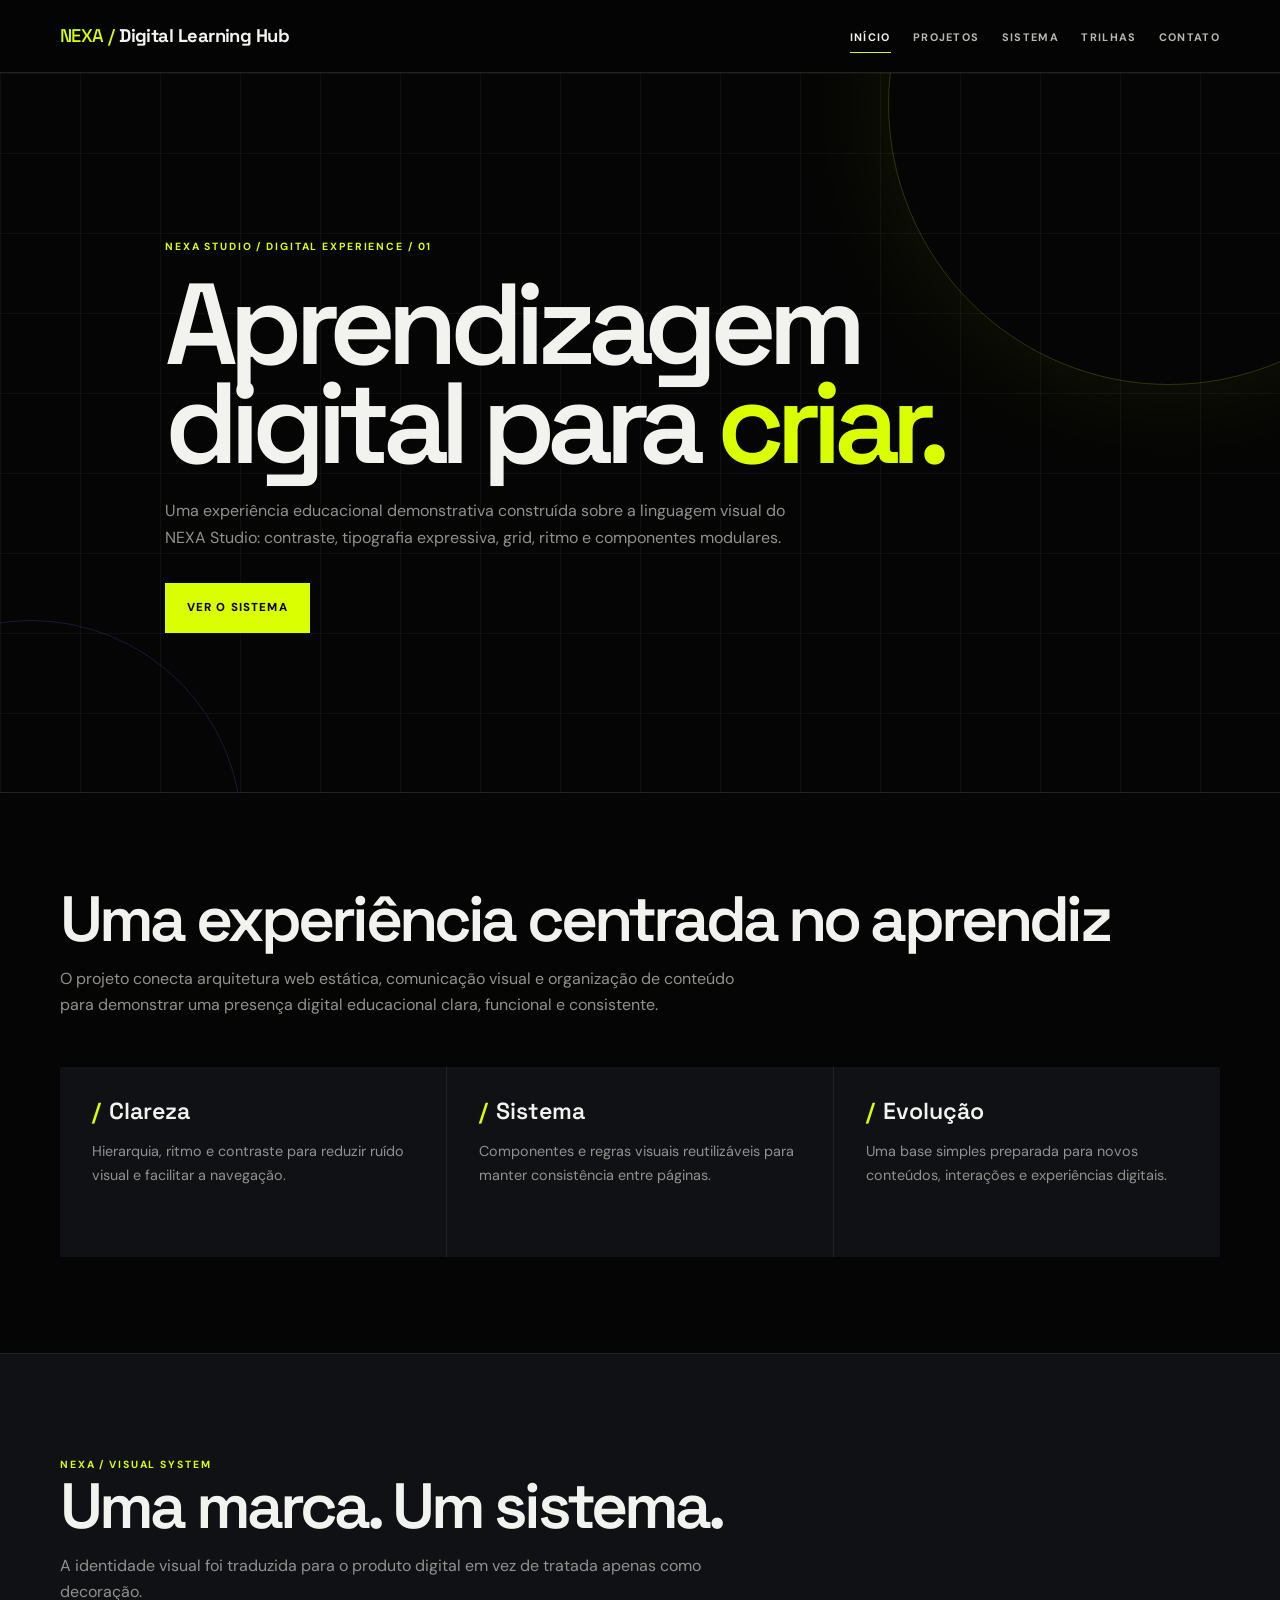
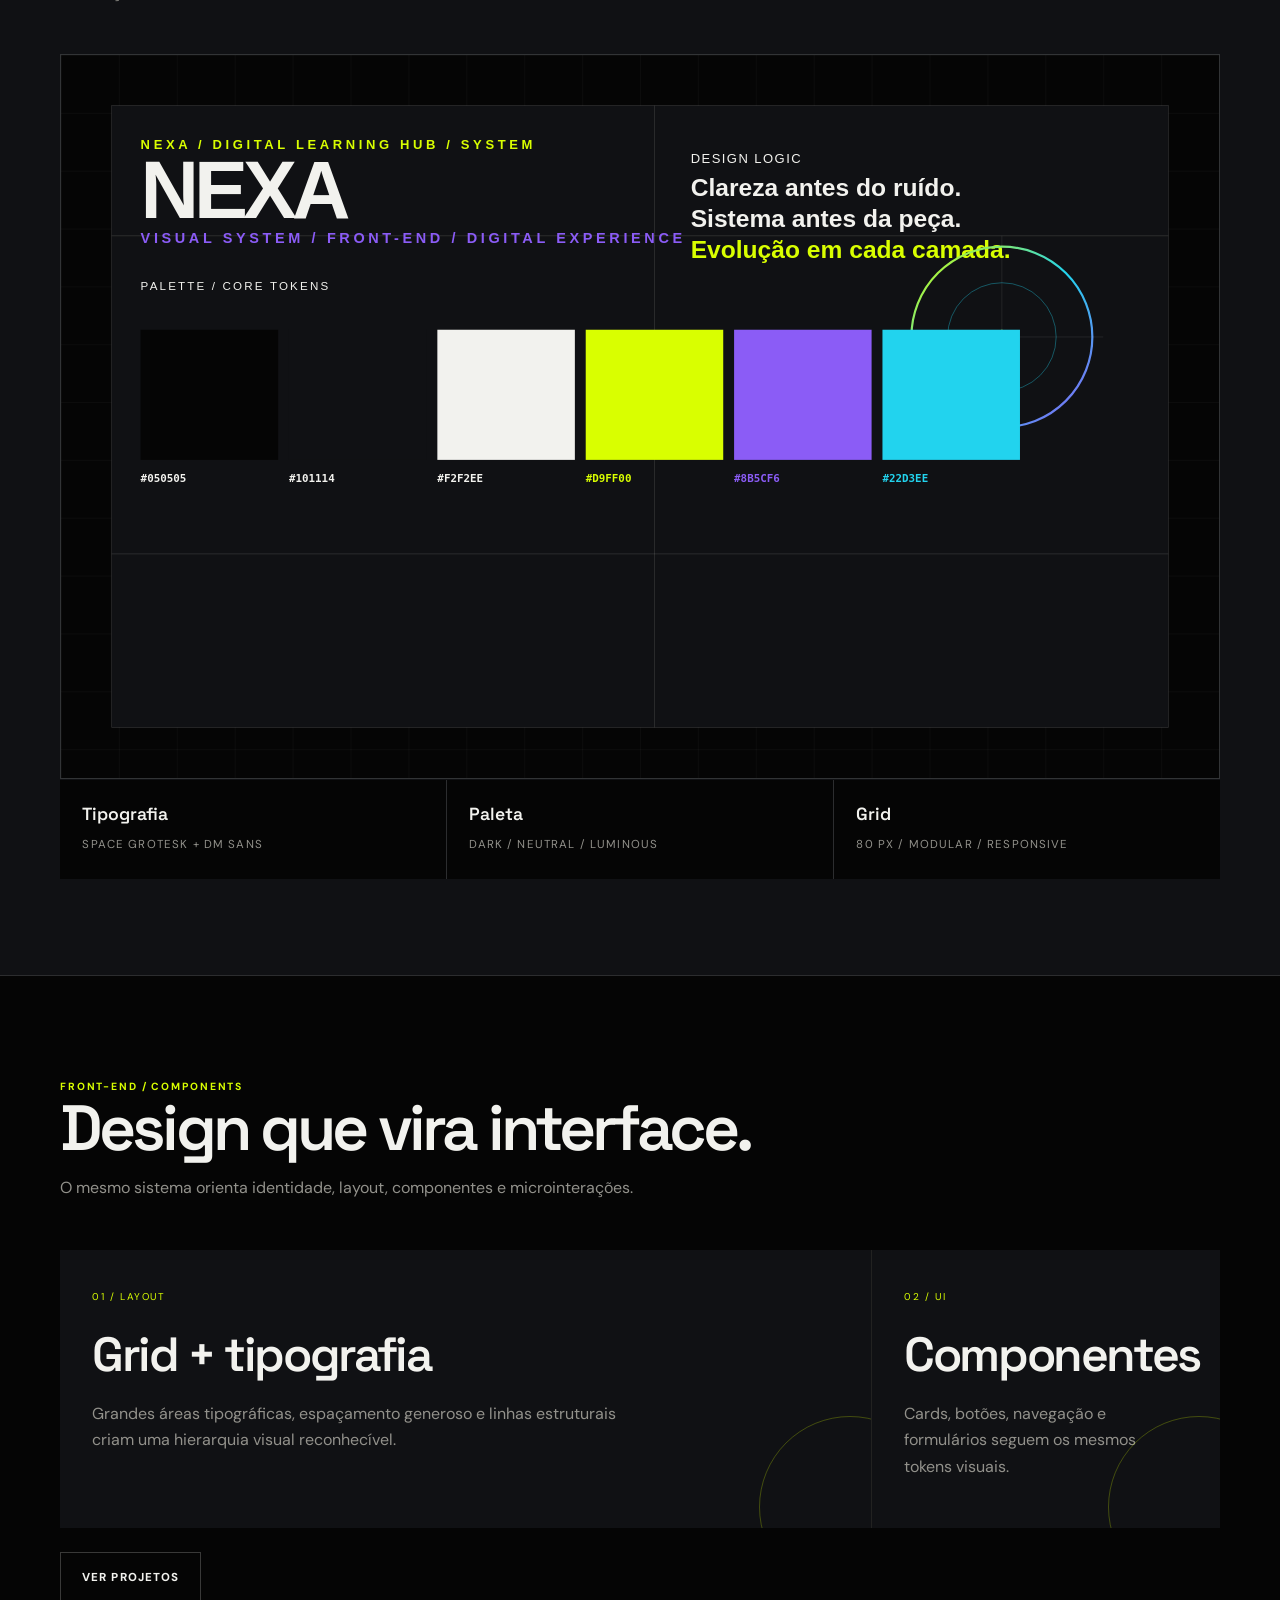
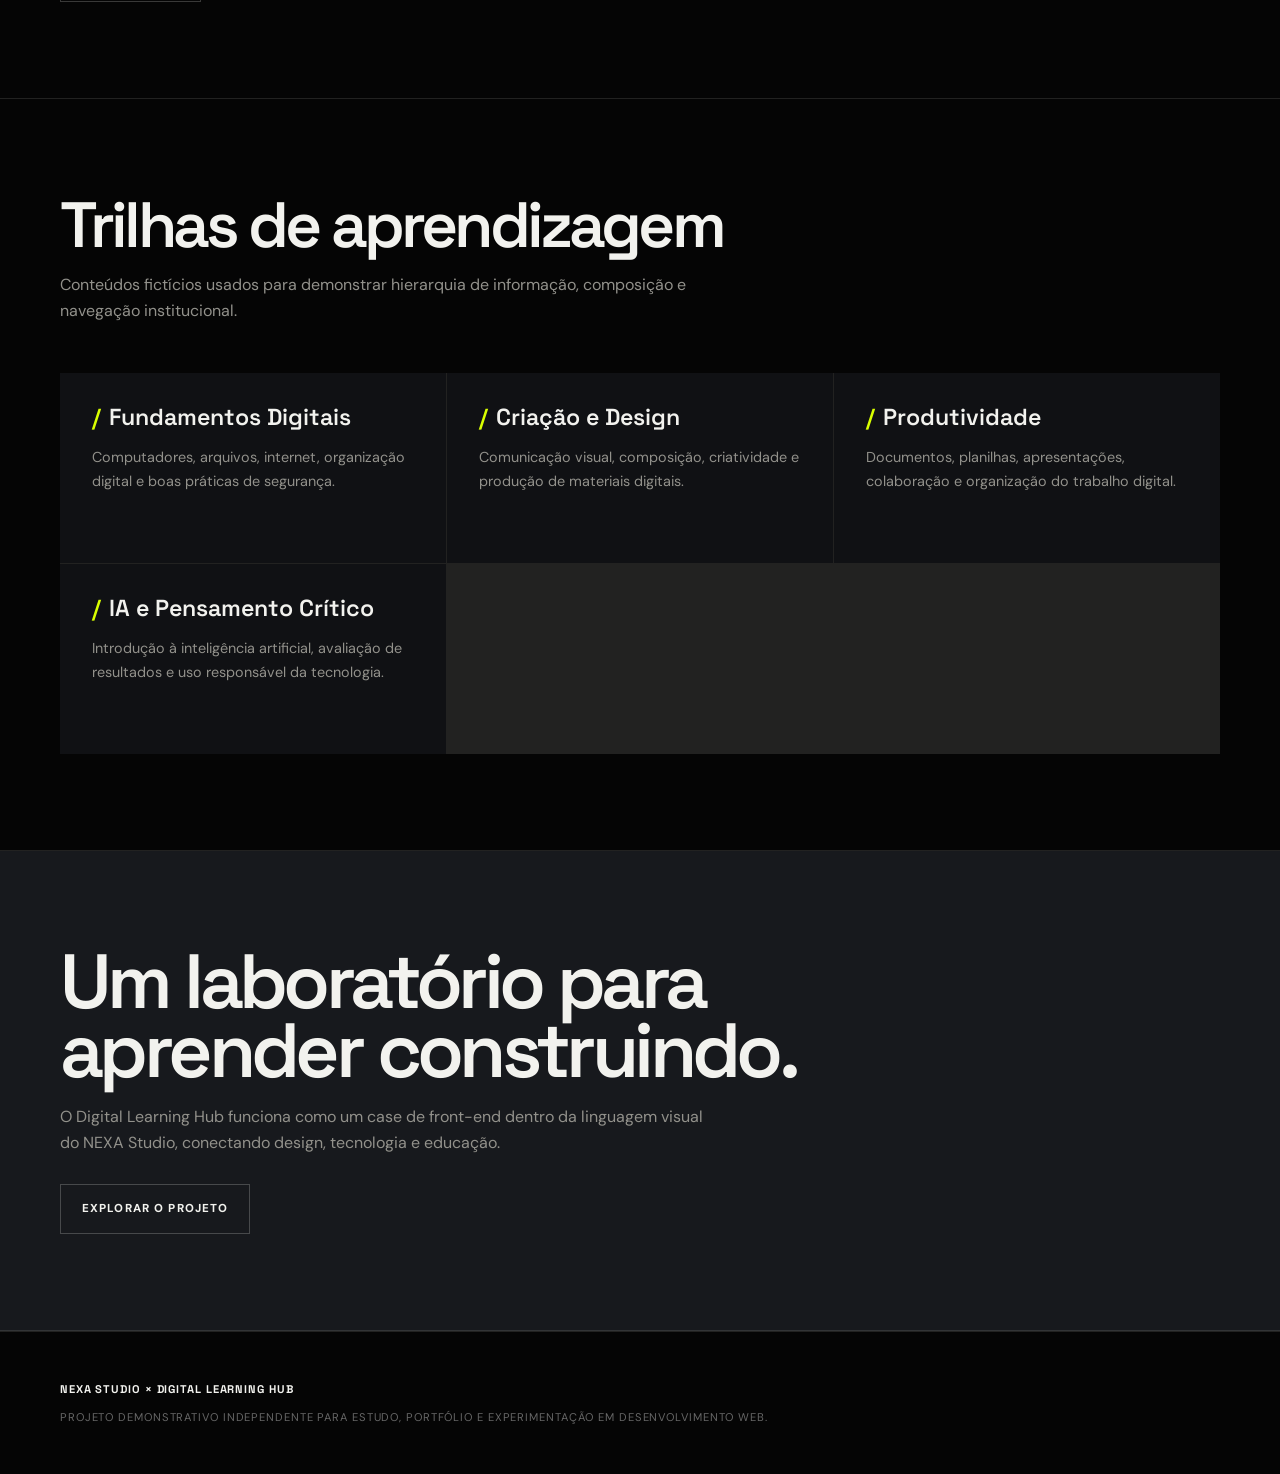
<file: index.html>
<!doctype html><html lang="pt-BR"><head><meta charset="UTF-8"><meta name="viewport" content="width=device-width,initial-scale=1"><meta name="description" content="Digital Learning Hub — case educacional de front-end integrado ao sistema visual NEXA Studio."><meta name="theme-color" content="#050505"><meta name="robots" content="index,follow"><link rel="canonical" href="https://sayjinblackbelt.github.io/Digital-Learning-Hub/"><meta property="og:title" content="Digital Learning Hub — NEXA Studio Case"><meta property="og:description" content="Experiência educacional digital construída com o sistema visual NEXA Studio."><meta property="og:type" content="website"><meta property="og:url" content="https://sayjinblackbelt.github.io/Digital-Learning-Hub/"><meta name="twitter:card" content="summary"><meta name="twitter:title" content="Digital Learning Hub — NEXA Studio Case"><meta name="twitter:description" content="Experiência educacional digital construída com o sistema visual NEXA Studio."><title>Digital Learning Hub — NEXA Studio Case</title><link rel="preconnect" href="https://fonts.googleapis.com"><link rel="preconnect" href="https://fonts.gstatic.com" crossorigin><link rel="dns-prefetch" href="https://fonts.googleapis.com"><link href="https://fonts.googleapis.com/css2?family=DM+Sans:wght@400;500;700&family=Space+Grotesk:wght@400;500;600;700&display=swap" rel="stylesheet"><link rel="icon" href="assets/nexa-mark.svg" type="image/svg+xml"><link rel="stylesheet" href="css/styles.css"></head><body><a class="skip-link" href="#conteudo">Pular para o conteúdo</a><header><div class="container header-content"><a class="brand" href="index.html" aria-label="Digital Learning Hub — início">Digital Learning Hub</a><nav aria-label="Navegação principal"><ul><li><a href="index.html" aria-current="page">Início</a></li><li><a href="work.html">Projetos</a></li><li><a href="#sistema">Sistema</a></li><li><a href="about.html#trilhas">Trilhas</a></li><li><a href="contact.html">Contato</a></li></ul></nav></div></header><main id="conteudo"><section class="banner"><div class="banner-content"><span class="eyebrow">NEXA STUDIO / DIGITAL EXPERIENCE / 01</span><h1>Aprendizagem digital para <span>criar.</span></h1><p>Uma experiência educacional demonstrativa construída sobre a linguagem visual do NEXA Studio: contraste, tipografia expressiva, grid, ritmo e componentes modulares.</p><a class="btn" href="#sistema">Ver o sistema</a></div></section><section><div class="container"><h2 class="section-title">Uma experiência centrada no aprendiz</h2><p class="section-lead">O projeto conecta arquitetura web estática, comunicação visual e organização de conteúdo para demonstrar uma presença digital educacional clara, funcional e consistente.</p><div class="valores"><article class="valor-item reveal"><h2>Clareza</h2><p>Hierarquia, ritmo e contraste para reduzir ruído visual e facilitar a navegação.</p></article><article class="valor-item reveal"><h2>Sistema</h2><p>Componentes e regras visuais reutilizáveis para manter consistência entre páginas.</p></article><article class="valor-item reveal"><h2>Evolução</h2><p>Uma base simples preparada para novos conteúdos, interações e experiências digitais.</p></article></div></div></section><section id="sistema" class="system"><div class="container"><span class="eyebrow">NEXA / VISUAL SYSTEM</span><h2 class="section-title">Uma marca. Um sistema.</h2><p class="section-lead">A identidade visual foi traduzida para o produto digital em vez de tratada apenas como decoração.</p><div class="system-board"><img src="assets/nexa-brand-kit.svg" alt="Painel do sistema visual NEXA aplicado ao Digital Learning Hub" loading="lazy" decoding="async"></div><div class="system-meta"><div><strong>Tipografia</strong><span>Space Grotesk + DM Sans</span></div><div><strong>Paleta</strong><span>Dark / Neutral / Luminous</span></div><div><strong>Grid</strong><span>80 px / modular / responsive</span></div></div></div></section><section class="showcase"><div class="container"><span class="eyebrow">FRONT-END / COMPONENTS</span><h2 class="section-title">Design que vira interface.</h2><p class="section-lead">O mesmo sistema orienta identidade, layout, componentes e microinterações.</p><div class="showcase-grid"><article class="showcase-card reveal"><small>01 / Layout</small><h3>Grid + tipografia</h3><p>Grandes áreas tipográficas, espaçamento generoso e linhas estruturais criam uma hierarquia visual reconhecível.</p></article><article class="showcase-card reveal"><small>02 / UI</small><h3>Componentes</h3><p>Cards, botões, navegação e formulários seguem os mesmos tokens visuais.</p></article></div><a class="btn btn-secondary" style="margin-top:1.5rem" href="work.html">Ver projetos</a></div></section><section class="oficinas"><div class="container"><h2 class="section-title">Trilhas de aprendizagem</h2><p class="section-lead">Conteúdos fictícios usados para demonstrar hierarquia de informação, composição e navegação institucional.</p><div class="oficinas-grid"><article class="oficina reveal"><h3>Fundamentos Digitais</h3><p>Computadores, arquivos, internet, organização digital e boas práticas de segurança.</p></article><article class="oficina reveal"><h3>Criação e Design</h3><p>Comunicação visual, composição, criatividade e produção de materiais digitais.</p></article><article class="oficina reveal"><h3>Produtividade</h3><p>Documentos, planilhas, apresentações, colaboração e organização do trabalho digital.</p></article><article class="oficina reveal"><h3>IA e Pensamento Crítico</h3><p>Introdução à inteligência artificial, avaliação de resultados e uso responsável da tecnologia.</p></article></div></div></section><section class="call-to-action"><div class="container"><h2>Um laboratório para aprender construindo.</h2><p>O Digital Learning Hub funciona como um case de front-end dentro da linguagem visual do NEXA Studio, conectando design, tecnologia e educação.</p><a class="btn btn-secondary" href="about.html#trilhas">Explorar o projeto</a></div></section></main><footer><div class="container"><strong>NEXA Studio × Digital Learning Hub</strong><p>Projeto demonstrativo independente para estudo, portfólio e experimentação em desenvolvimento web.</p></div></footer><script src="js/main.js" defer></script></body></html>
</file>
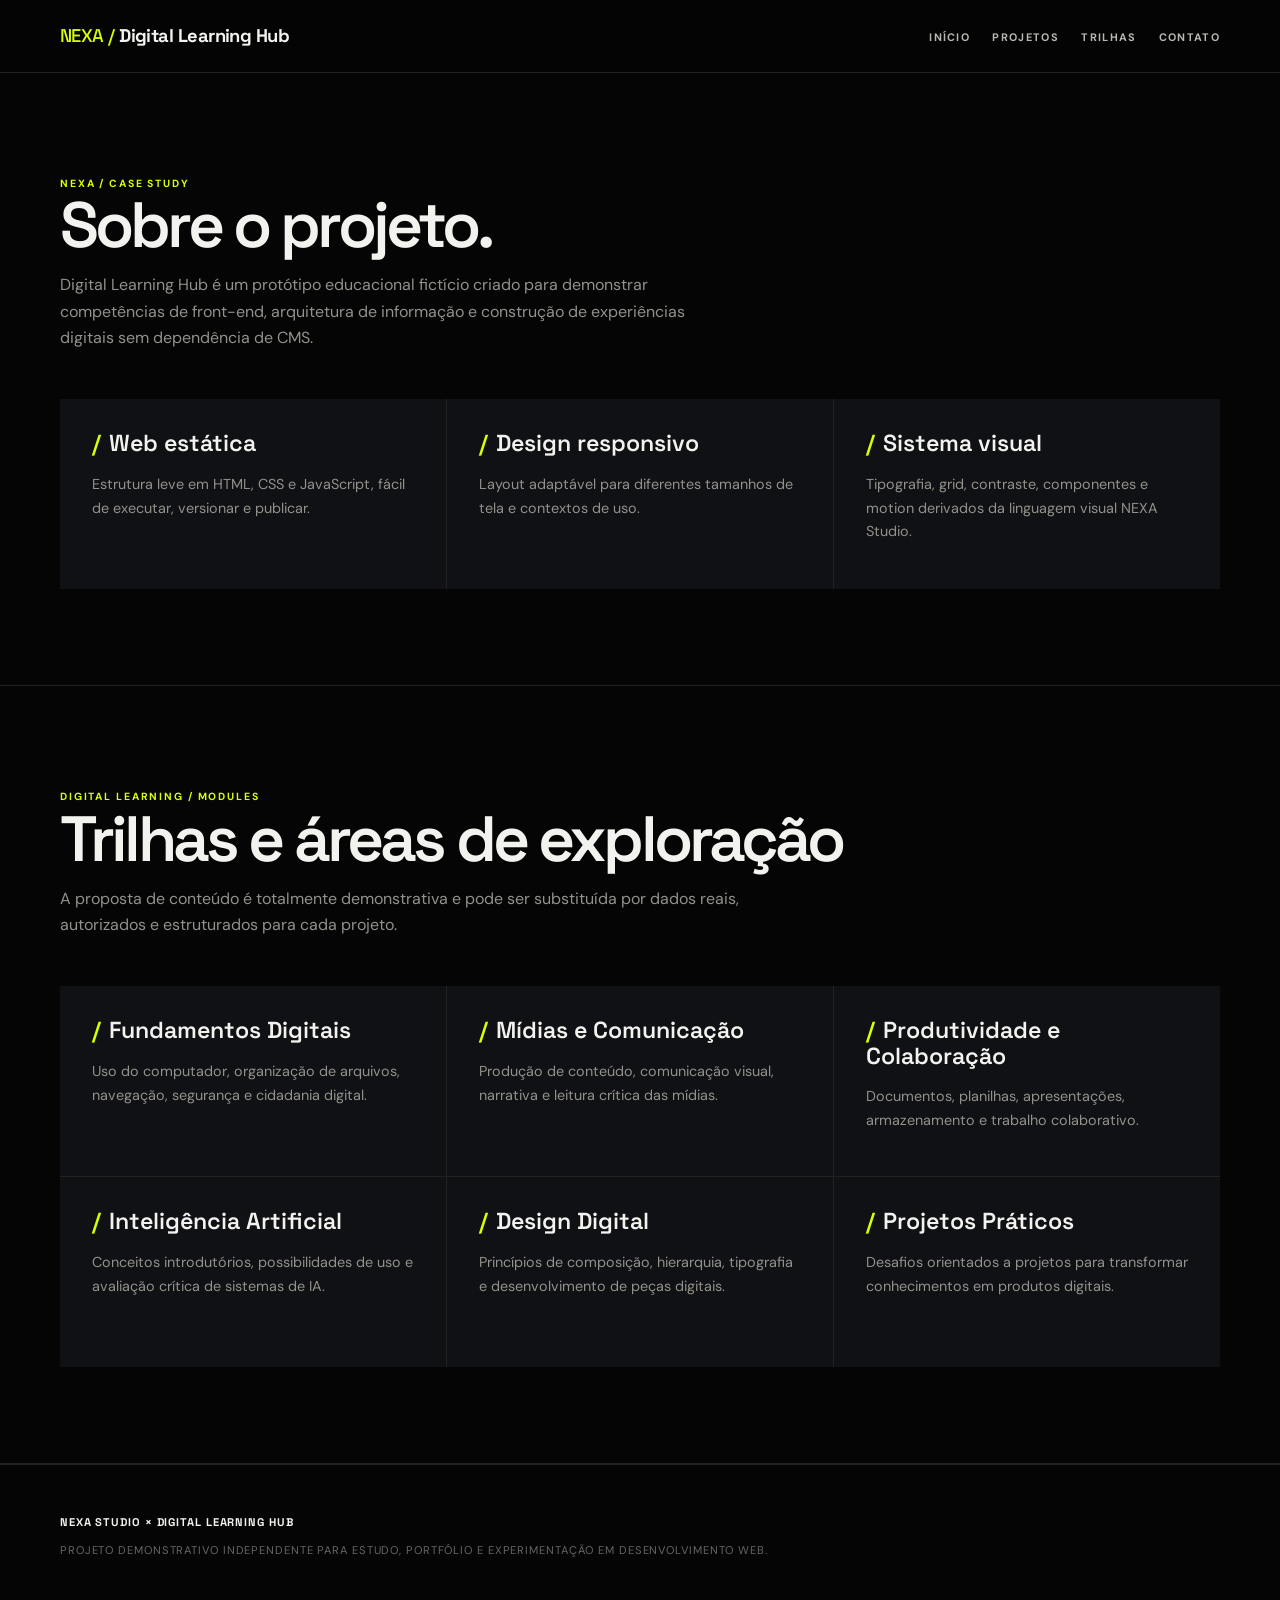
<file: about.html>
<!doctype html><html lang="pt-BR"><head><meta charset="UTF-8"><meta name="viewport" content="width=device-width,initial-scale=1"><meta name="description" content="Sobre o protótipo educacional Digital Learning Hub e seu sistema visual NEXA Studio."><meta name="theme-color" content="#050505"><title>Sobre — Digital Learning Hub</title><link rel="preconnect" href="https://fonts.googleapis.com"><link rel="preconnect" href="https://fonts.gstatic.com" crossorigin><link href="https://fonts.googleapis.com/css2?family=DM+Sans:wght@400;500;700&family=Space+Grotesk:wght@400;500;600;700&display=swap" rel="stylesheet"><link rel="icon" href="assets/nexa-mark.svg" type="image/svg+xml"><link rel="stylesheet" href="css/styles.css"></head><body><a class="skip-link" href="#conteudo">Pular para o conteúdo</a><header><div class="container header-content"><a class="brand" href="index.html">Digital Learning Hub</a><nav aria-label="Navegação principal"><ul><li><a href="index.html">Início</a></li><li><a href="work.html">Projetos</a></li><li><a href="#trilhas">Trilhas</a></li><li><a href="contact.html">Contato</a></li></ul></div></header><main id="conteudo"><section><div class="container"><span class="eyebrow">NEXA / CASE STUDY</span><h1 class="section-title">Sobre o projeto.</h1><p class="section-lead">Digital Learning Hub é um protótipo educacional fictício criado para demonstrar competências de front-end, arquitetura de informação e construção de experiências digitais sem dependência de CMS.</p><div class="valores"><article class="valor-item reveal"><h2>Web estática</h2><p>Estrutura leve em HTML, CSS e JavaScript, fácil de executar, versionar e publicar.</p></article><article class="valor-item reveal"><h2>Design responsivo</h2><p>Layout adaptável para diferentes tamanhos de tela e contextos de uso.</p></article><article class="valor-item reveal"><h2>Sistema visual</h2><p>Tipografia, grid, contraste, componentes e motion derivados da linguagem visual NEXA Studio.</p></article></div></div></section><section id="trilhas"><div class="container"><span class="eyebrow">DIGITAL LEARNING / MODULES</span><h2 class="section-title">Trilhas e áreas de exploração</h2><p class="section-lead">A proposta de conteúdo é totalmente demonstrativa e pode ser substituída por dados reais, autorizados e estruturados para cada projeto.</p><div class="oficinas-lista"><article class="oficina-detalhe reveal"><div><h3>Fundamentos Digitais</h3><p>Uso do computador, organização de arquivos, navegação, segurança e cidadania digital.</p></div></article><article class="oficina-detalhe reveal"><div><h3>Mídias e Comunicação</h3><p>Produção de conteúdo, comunicação visual, narrativa e leitura crítica das mídias.</p></div></article><article class="oficina-detalhe reveal"><div><h3>Produtividade e Colaboração</h3><p>Documentos, planilhas, apresentações, armazenamento e trabalho colaborativo.</p></div></article><article class="oficina-detalhe reveal"><div><h3>Inteligência Artificial</h3><p>Conceitos introdutórios, possibilidades de uso e avaliação crítica de sistemas de IA.</p></div></article><article class="oficina-detalhe reveal"><div><h3>Design Digital</h3><p>Princípios de composição, hierarquia, tipografia e desenvolvimento de peças digitais.</p></div></article><article class="oficina-detalhe reveal"><div><h3>Projetos Práticos</h3><p>Desafios orientados a projetos para transformar conhecimentos em produtos digitais.</p></div></article></div></div></section></main><footer><div class="container"><strong>NEXA Studio × Digital Learning Hub</strong><p>Projeto demonstrativo independente para estudo, portfólio e experimentação em desenvolvimento web.</p></div></footer><script src="js/main.js"></script></body></html>
</file>
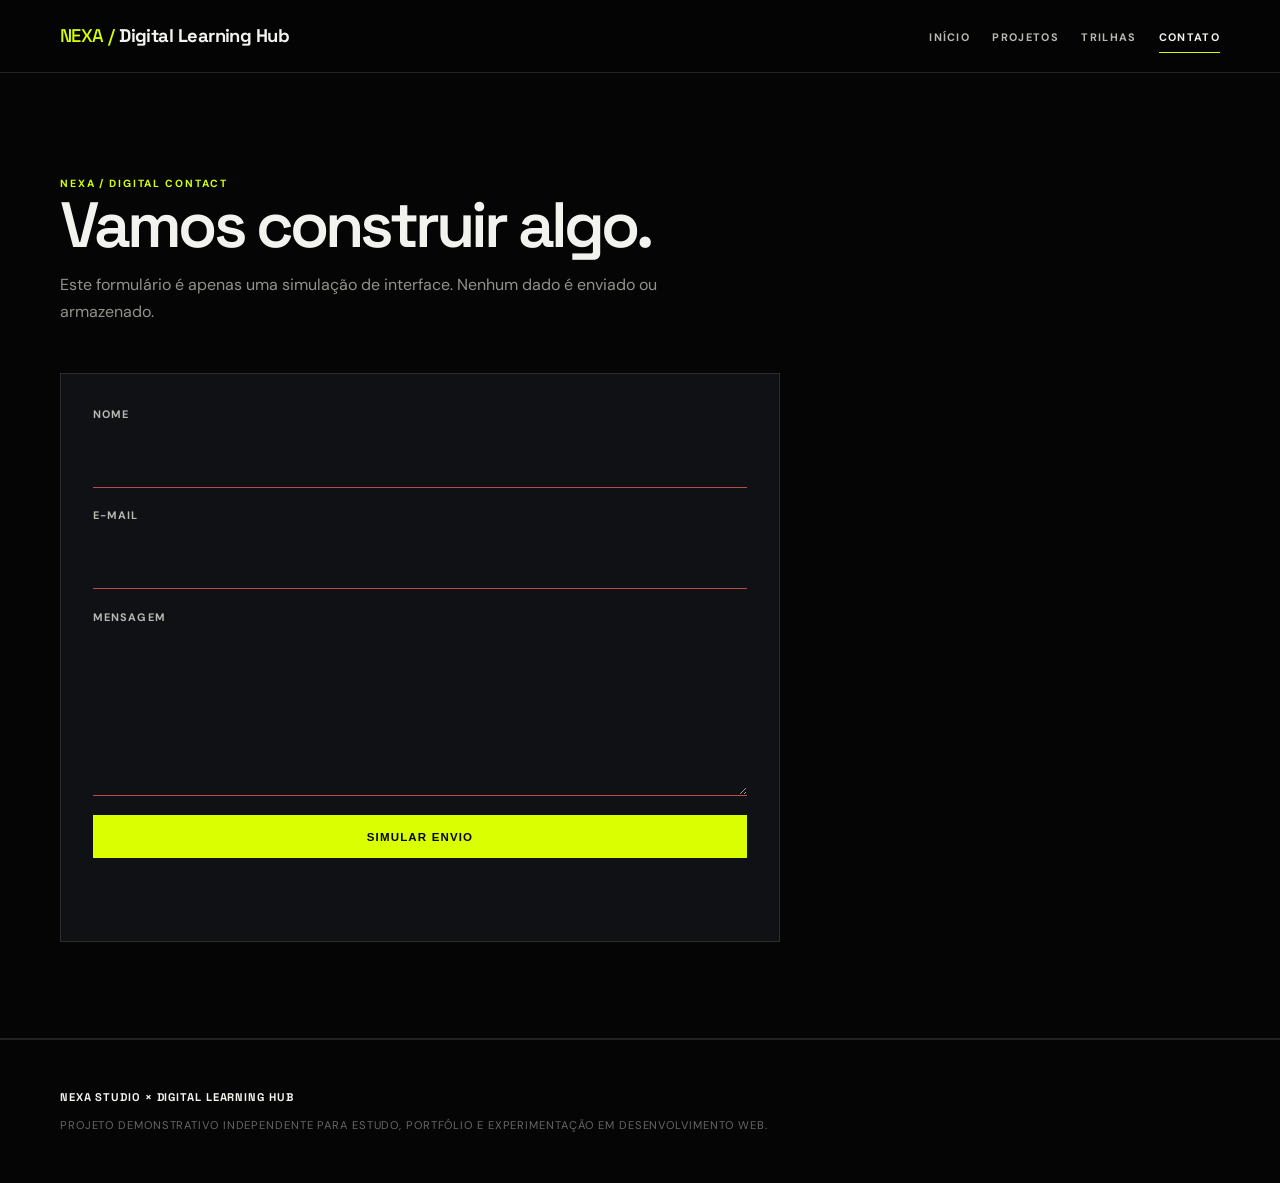
<file: contact.html>
<!doctype html><html lang="pt-BR"><head><meta charset="UTF-8"><meta name="viewport" content="width=device-width,initial-scale=1"><meta name="description" content="Página de contato demonstrativa do Digital Learning Hub."><meta name="theme-color" content="#050505"><title>Contato — Digital Learning Hub</title><link rel="preconnect" href="https://fonts.googleapis.com"><link rel="preconnect" href="https://fonts.gstatic.com" crossorigin><link href="https://fonts.googleapis.com/css2?family=DM+Sans:wght@400;500;700&family=Space+Grotesk:wght@400;500;600;700&display=swap" rel="stylesheet"><link rel="icon" href="assets/nexa-mark.svg" type="image/svg+xml"><link rel="stylesheet" href="css/styles.css"></head><body><a class="skip-link" href="#conteudo">Pular para o conteúdo</a><header><div class="container header-content"><a class="brand" href="index.html">Digital Learning Hub</a><nav aria-label="Navegação principal"><ul><li><a href="index.html">Início</a></li><li><a href="work.html">Projetos</a></li><li><a href="about.html#trilhas">Trilhas</a></li><li><a href="contact.html" aria-current="page">Contato</a></li></ul></nav></div></header><main id="conteudo"><section class="contato"><div class="container"><span class="eyebrow">NEXA / DIGITAL CONTACT</span><h1 class="section-title">Vamos construir algo.</h1><p class="section-lead">Este formulário é apenas uma simulação de interface. Nenhum dado é enviado ou armazenado.</p><form novalidate aria-describedby="form-status"><div class="form-group"><label for="nome">Nome</label><input id="nome" name="nome" autocomplete="name" required aria-required="true"></div><div class="form-group"><label for="email">E-mail</label><input id="email" name="email" type="email" autocomplete="email" required aria-required="true"></div><div class="form-group"><label for="mensagem">Mensagem</label><textarea id="mensagem" name="mensagem" rows="5" required aria-required="true"></textarea></div><button class="btn" type="submit">Simular envio</button><p id="form-status" class="form-status" role="status" aria-live="polite"></p></form></div></section></main><footer><div class="container"><strong>NEXA Studio × Digital Learning Hub</strong><p>Projeto demonstrativo independente para estudo, portfólio e experimentação em desenvolvimento web.</p></div></footer><script src="js/main.js"></script></body></html>
</file>
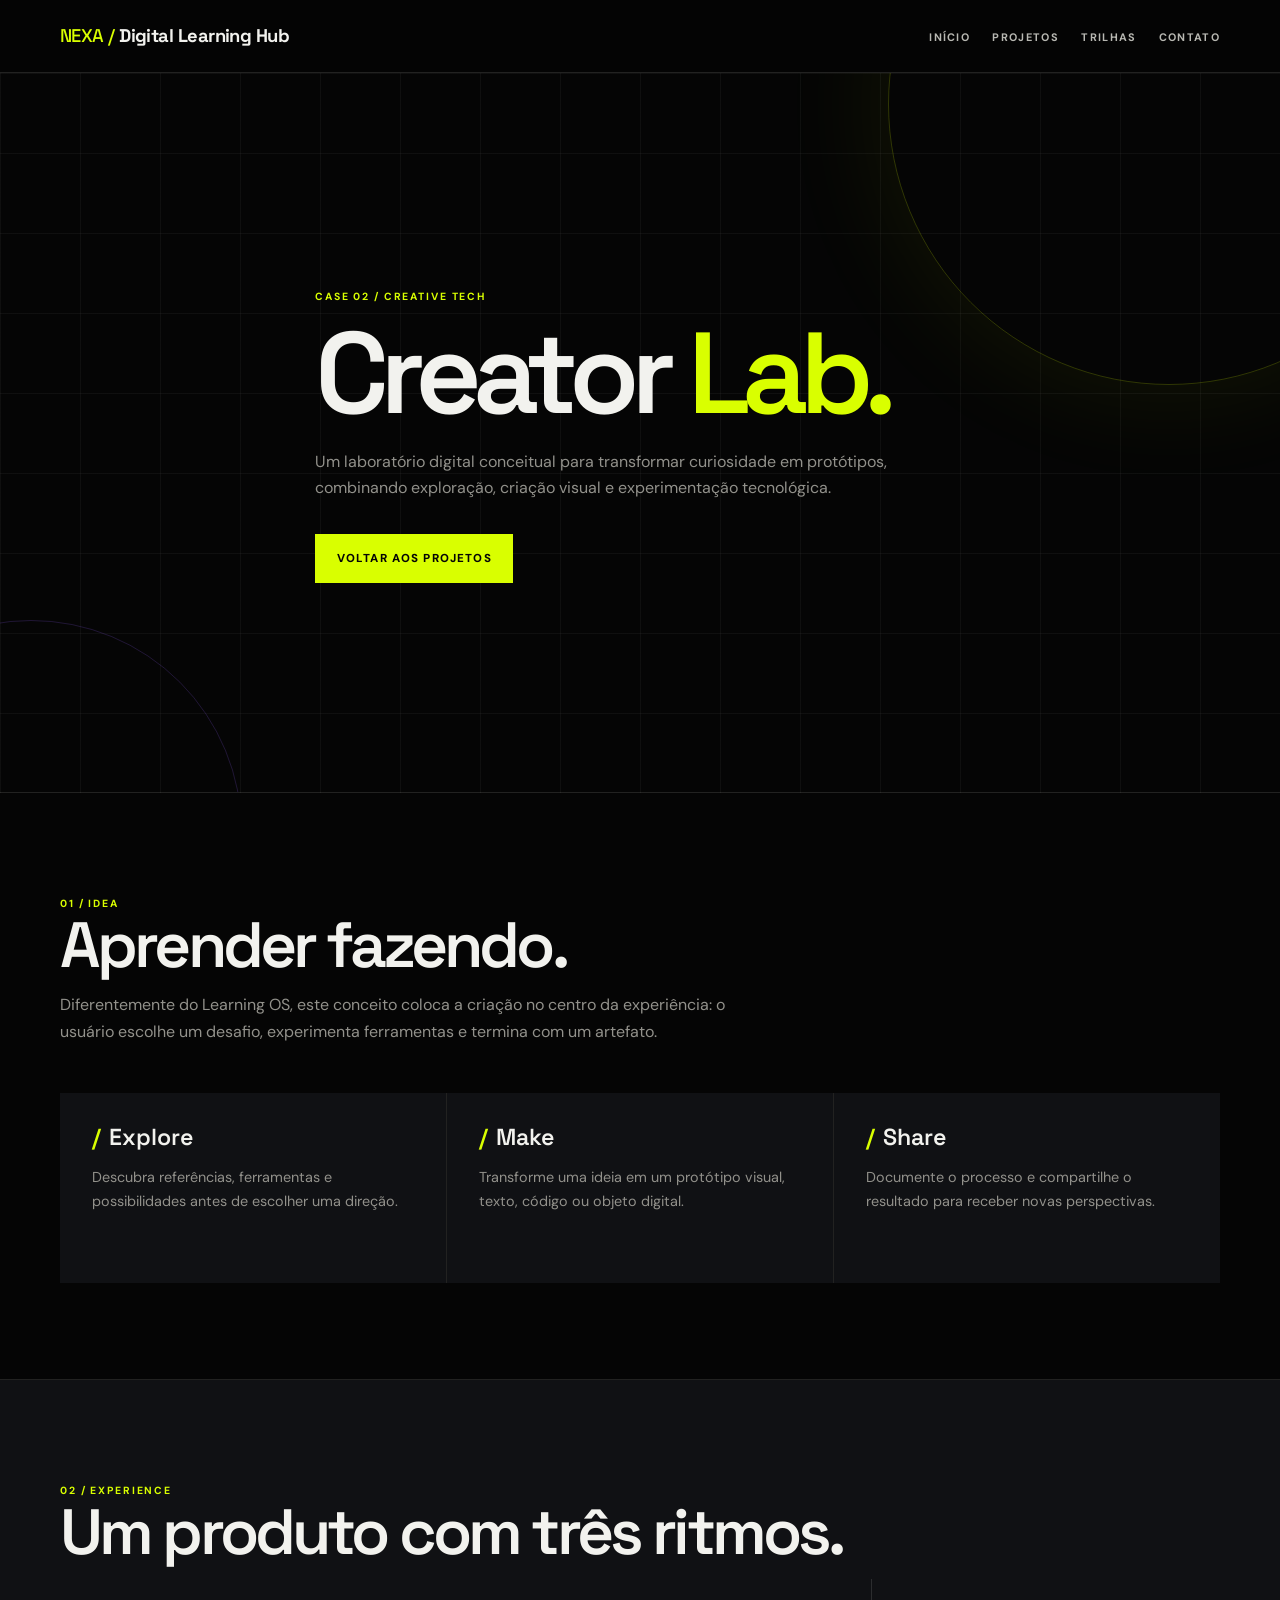
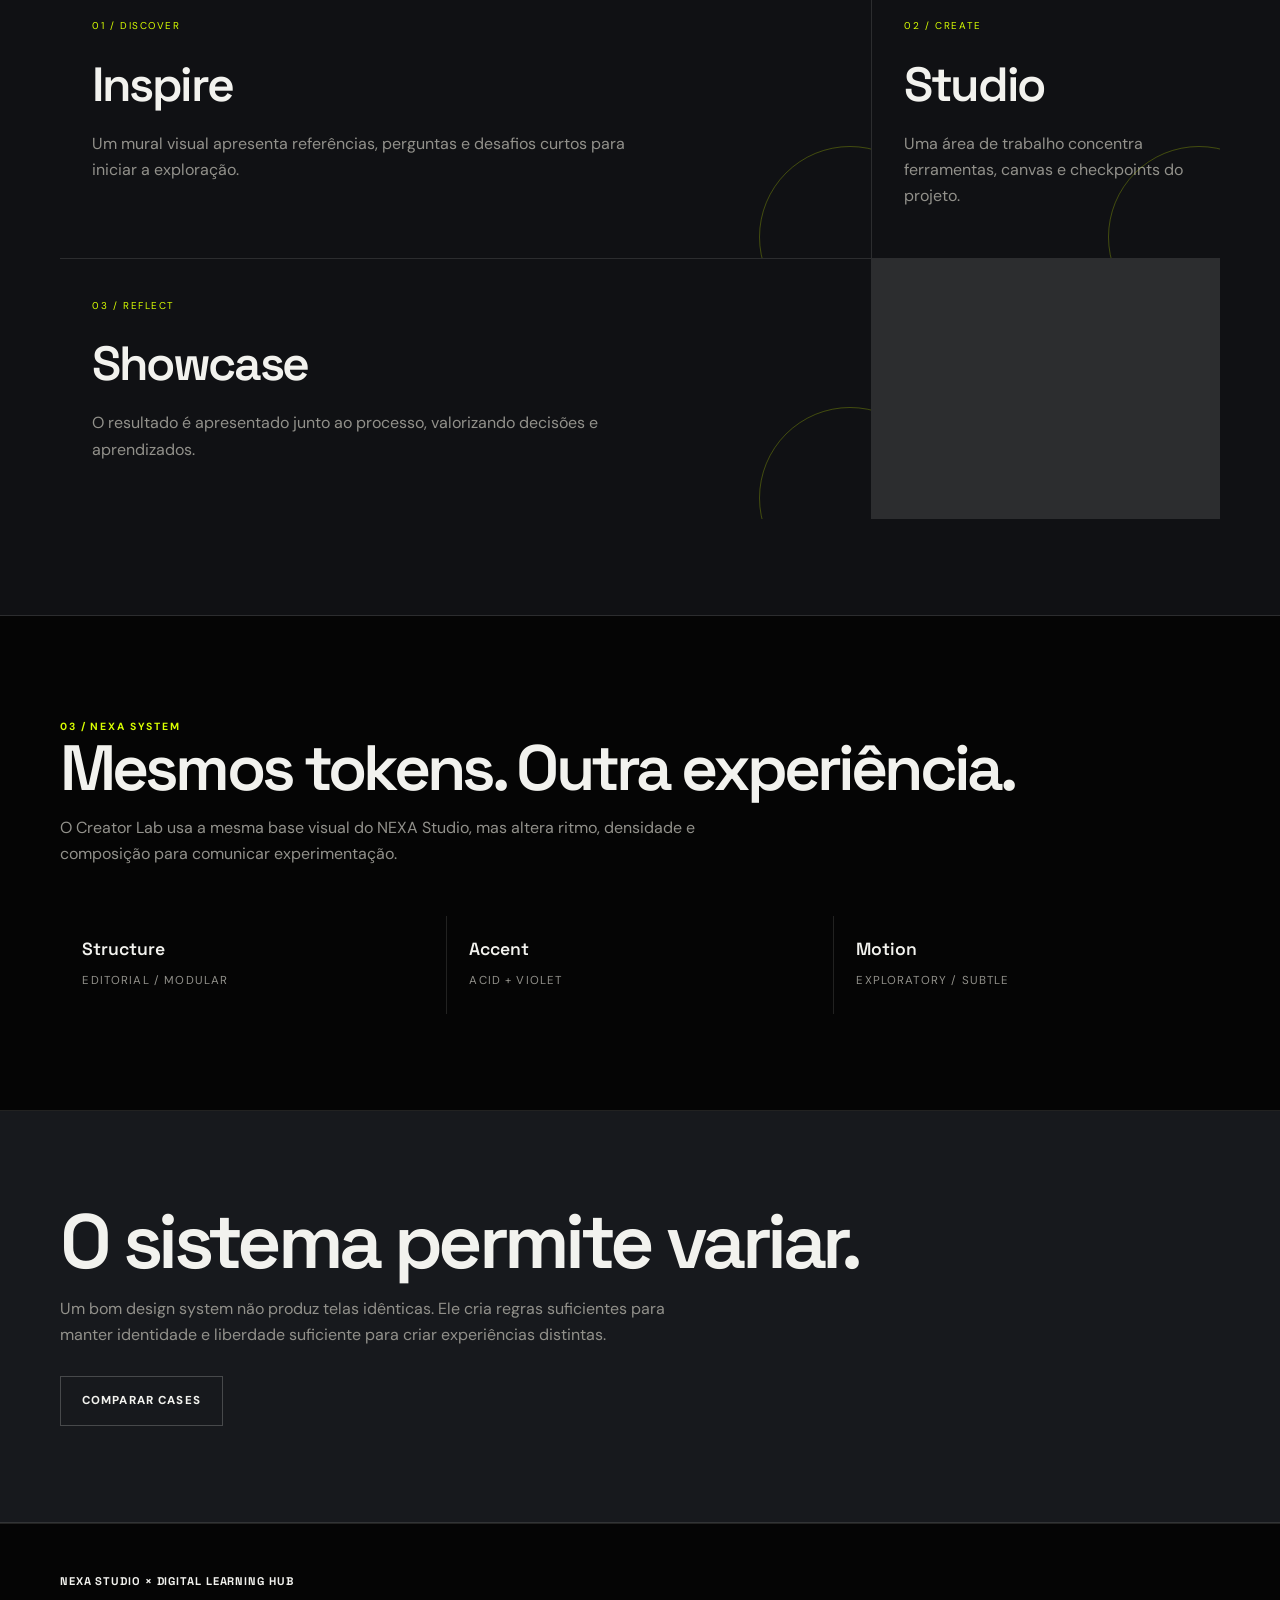
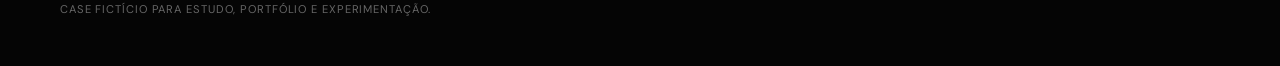
<file: creator-lab.html>
<!doctype html><html lang="pt-BR"><head><meta charset="UTF-8"><meta name="viewport" content="width=device-width,initial-scale=1"><meta name="description" content="Case demonstrativo Creator Lab — Digital Learning Hub × NEXA Studio."><meta name="theme-color" content="#050505"><title>Creator Lab — Digital Learning Hub</title><link rel="preconnect" href="https://fonts.googleapis.com"><link rel="preconnect" href="https://fonts.gstatic.com" crossorigin><link href="https://fonts.googleapis.com/css2?family=DM+Sans:wght@400;500;700&family=Space+Grotesk:wght@400;500;600;700&display=swap" rel="stylesheet"><link rel="icon" href="assets/nexa-mark.svg" type="image/svg+xml"><link rel="stylesheet" href="css/styles.css"></head><body><a class="skip-link" href="#conteudo">Pular para o conteúdo</a><header><div class="container header-content"><a class="brand" href="index.html">Digital Learning Hub</a><nav aria-label="Navegação principal"><ul><li><a href="index.html">Início</a></li><li><a href="work.html">Projetos</a></li><li><a href="about.html#trilhas">Trilhas</a></li><li><a href="contact.html">Contato</a></li></ul></nav></div></header><main id="conteudo"><section class="banner creator-hero"><div class="banner-content"><span class="eyebrow">CASE 02 / CREATIVE TECH</span><h1>Creator <span>Lab.</span></h1><p>Um laboratório digital conceitual para transformar curiosidade em protótipos, combinando exploração, criação visual e experimentação tecnológica.</p><a class="btn" href="work.html">Voltar aos projetos</a></div></section><section><div class="container"><span class="eyebrow">01 / IDEA</span><h2 class="section-title">Aprender fazendo.</h2><p class="section-lead">Diferentemente do Learning OS, este conceito coloca a criação no centro da experiência: o usuário escolhe um desafio, experimenta ferramentas e termina com um artefato.</p><div class="valores"><article class="valor-item reveal"><h2>Explore</h2><p>Descubra referências, ferramentas e possibilidades antes de escolher uma direção.</p></article><article class="valor-item reveal"><h2>Make</h2><p>Transforme uma ideia em um protótipo visual, texto, código ou objeto digital.</p></article><article class="valor-item reveal"><h2>Share</h2><p>Documente o processo e compartilhe o resultado para receber novas perspectivas.</p></article></div></div></section><section class="system"><div class="container"><span class="eyebrow">02 / EXPERIENCE</span><h2 class="section-title">Um produto com três ritmos.</h2><div class="showcase-grid"><article class="showcase-card reveal"><small>01 / Discover</small><h3>Inspire</h3><p>Um mural visual apresenta referências, perguntas e desafios curtos para iniciar a exploração.</p></article><article class="showcase-card reveal"><small>02 / Create</small><h3>Studio</h3><p>Uma área de trabalho concentra ferramentas, canvas e checkpoints do projeto.</p></article><article class="showcase-card reveal"><small>03 / Reflect</small><h3>Showcase</h3><p>O resultado é apresentado junto ao processo, valorizando decisões e aprendizados.</p></article></div></div></section><section><div class="container"><span class="eyebrow">03 / NEXA SYSTEM</span><h2 class="section-title">Mesmos tokens. Outra experiência.</h2><p class="section-lead">O Creator Lab usa a mesma base visual do NEXA Studio, mas altera ritmo, densidade e composição para comunicar experimentação.</p><div class="system-meta"><div><strong>Structure</strong><span>Editorial / modular</span></div><div><strong>Accent</strong><span>Acid + violet</span></div><div><strong>Motion</strong><span>Exploratory / subtle</span></div></div></div></section><section class="call-to-action"><div class="container"><h2>O sistema permite variar.</h2><p>Um bom design system não produz telas idênticas. Ele cria regras suficientes para manter identidade e liberdade suficiente para criar experiências distintas.</p><a class="btn btn-secondary" href="work.html">Comparar cases</a></div></section></main><footer><div class="container"><strong>NEXA Studio × Digital Learning Hub</strong><p>Case fictício para estudo, portfólio e experimentação.</p></div></footer><script src="js/main.js"></script></body></html>
</file>
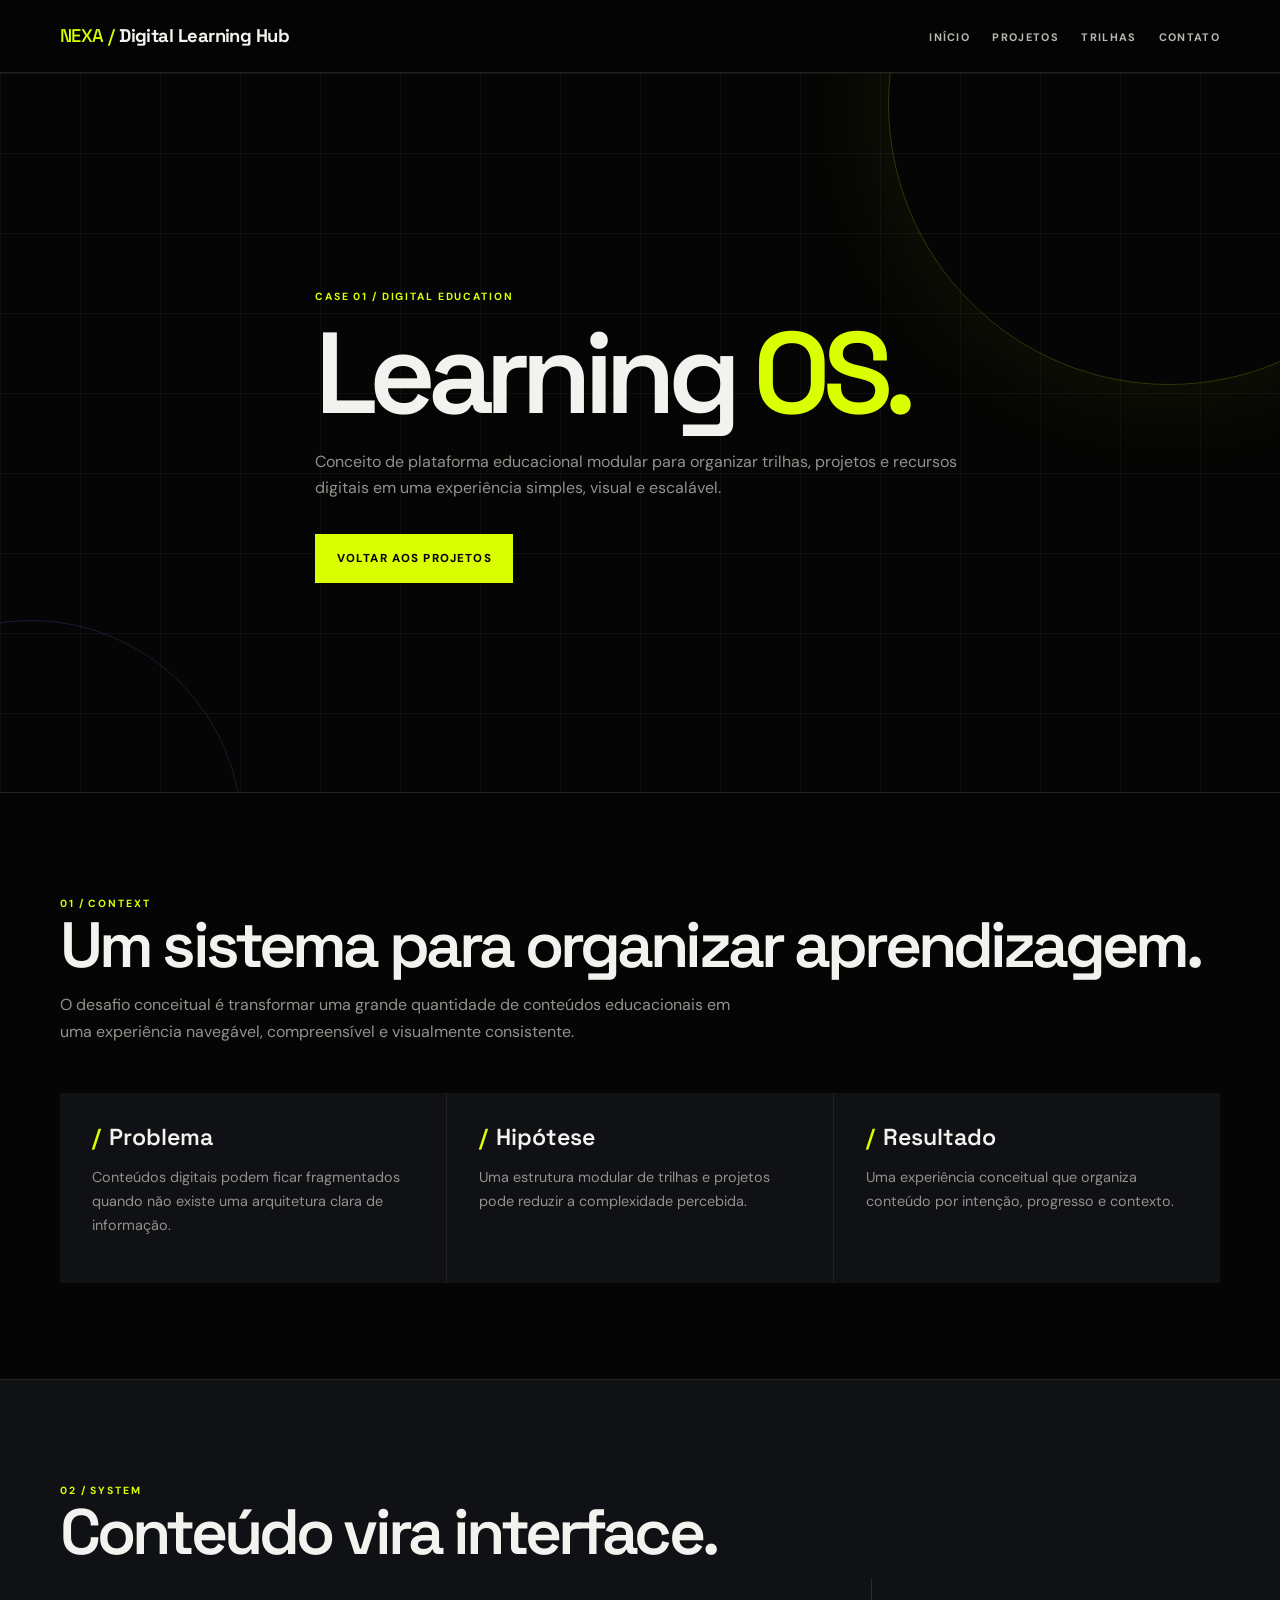
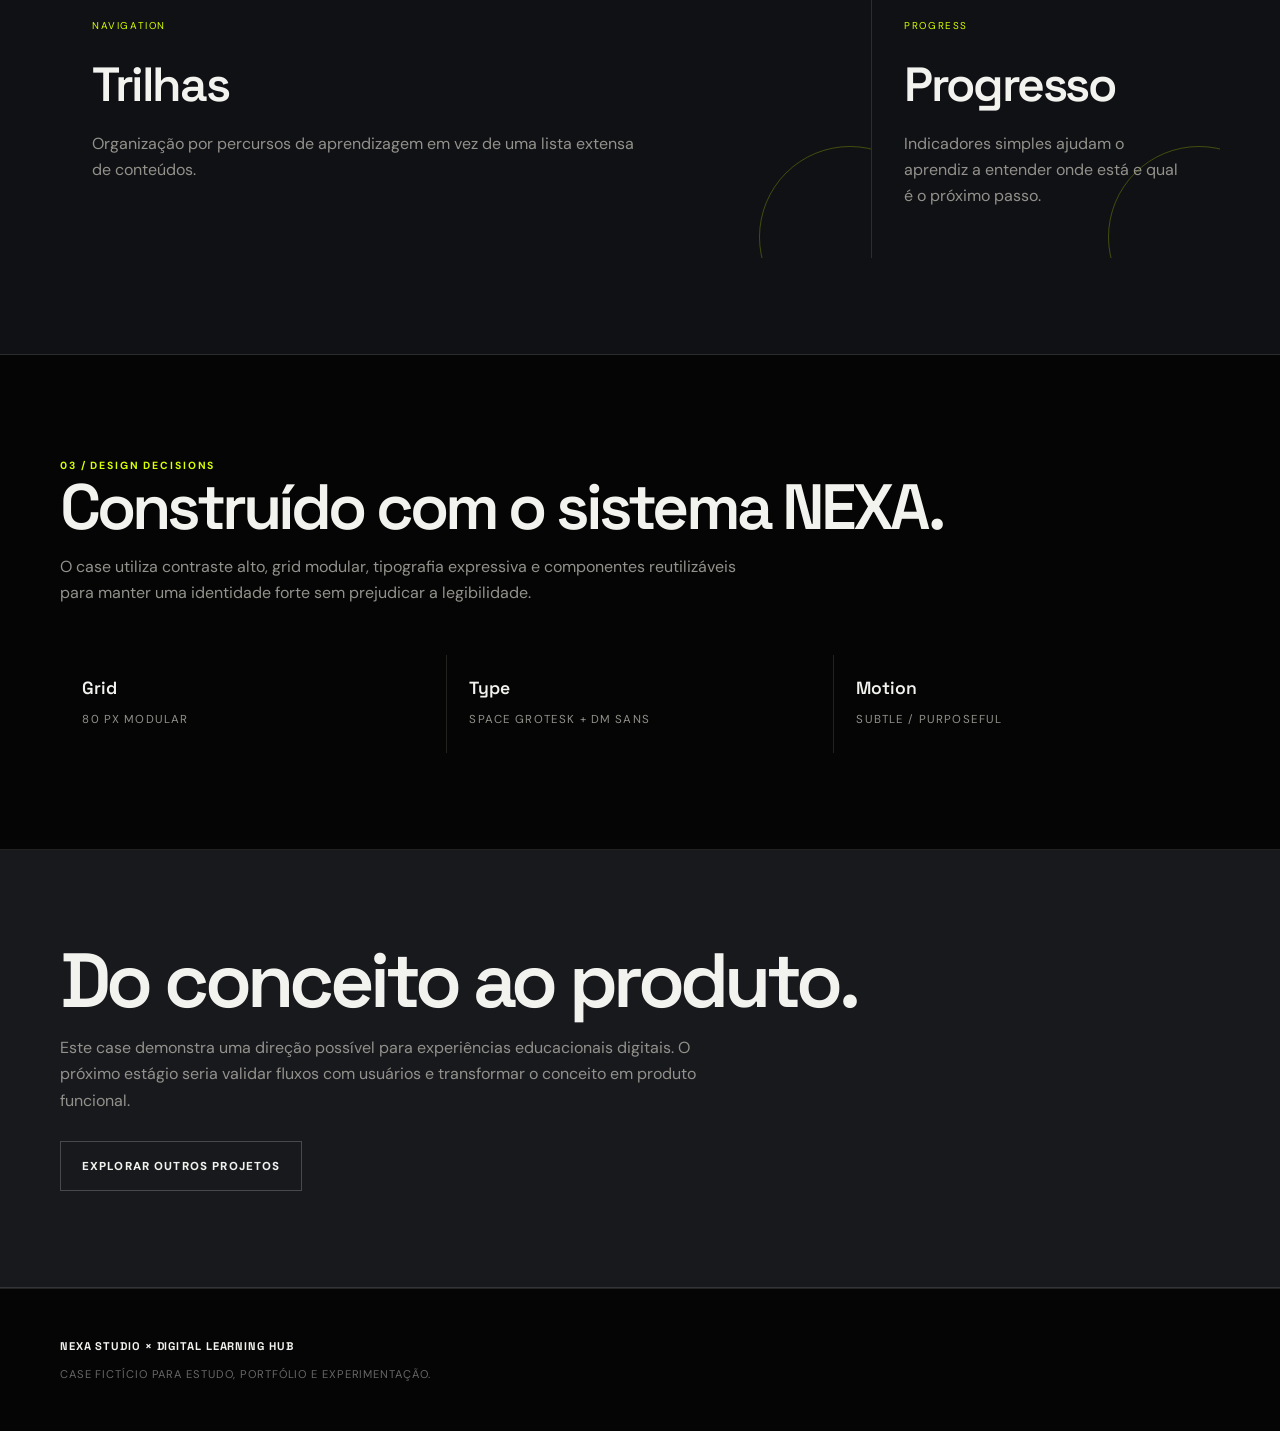
<file: project.html>
<!doctype html><html lang="pt-BR"><head><meta charset="UTF-8"><meta name="viewport" content="width=device-width,initial-scale=1"><meta name="description" content="Case demonstrativo Learning OS — Digital Learning Hub × NEXA Studio."><meta name="theme-color" content="#050505"><title>Learning OS — Digital Learning Hub</title><link rel="preconnect" href="https://fonts.googleapis.com"><link rel="preconnect" href="https://fonts.gstatic.com" crossorigin><link href="https://fonts.googleapis.com/css2?family=DM+Sans:wght@400;500;700&family=Space+Grotesk:wght@400;500;600;700&display=swap" rel="stylesheet"><link rel="icon" href="assets/nexa-mark.svg" type="image/svg+xml"><link rel="stylesheet" href="css/styles.css"></head><body><a class="skip-link" href="#conteudo">Pular para o conteúdo</a><header><div class="container header-content"><a class="brand" href="index.html">Digital Learning Hub</a><nav aria-label="Navegação principal"><ul><li><a href="index.html">Início</a></li><li><a href="work.html">Projetos</a></li><li><a href="about.html#trilhas">Trilhas</a></li><li><a href="contact.html">Contato</a></li></ul></nav></div></header><main id="conteudo"><section class="banner"><div class="banner-content"><span class="eyebrow">CASE 01 / DIGITAL EDUCATION</span><h1>Learning <span>OS.</span></h1><p>Conceito de plataforma educacional modular para organizar trilhas, projetos e recursos digitais em uma experiência simples, visual e escalável.</p><a class="btn" href="work.html">Voltar aos projetos</a></div></section><section><div class="container"><span class="eyebrow">01 / CONTEXT</span><h2 class="section-title">Um sistema para organizar aprendizagem.</h2><p class="section-lead">O desafio conceitual é transformar uma grande quantidade de conteúdos educacionais em uma experiência navegável, compreensível e visualmente consistente.</p><div class="valores"><article class="valor-item"><h2>Problema</h2><p>Conteúdos digitais podem ficar fragmentados quando não existe uma arquitetura clara de informação.</p></article><article class="valor-item"><h2>Hipótese</h2><p>Uma estrutura modular de trilhas e projetos pode reduzir a complexidade percebida.</p></article><article class="valor-item"><h2>Resultado</h2><p>Uma experiência conceitual que organiza conteúdo por intenção, progresso e contexto.</p></article></div></div></section><section class="system"><div class="container"><span class="eyebrow">02 / SYSTEM</span><h2 class="section-title">Conteúdo vira interface.</h2><div class="showcase-grid"><article class="showcase-card"><small>Navigation</small><h3>Trilhas</h3><p>Organização por percursos de aprendizagem em vez de uma lista extensa de conteúdos.</p></article><article class="showcase-card"><small>Progress</small><h3>Progresso</h3><p>Indicadores simples ajudam o aprendiz a entender onde está e qual é o próximo passo.</p></article></div></div></section><section><div class="container"><span class="eyebrow">03 / DESIGN DECISIONS</span><h2 class="section-title">Construído com o sistema NEXA.</h2><p class="section-lead">O case utiliza contraste alto, grid modular, tipografia expressiva e componentes reutilizáveis para manter uma identidade forte sem prejudicar a legibilidade.</p><div class="system-meta"><div><strong>Grid</strong><span>80 px modular</span></div><div><strong>Type</strong><span>Space Grotesk + DM Sans</span></div><div><strong>Motion</strong><span>Subtle / purposeful</span></div></div></div></section><section class="call-to-action"><div class="container"><h2>Do conceito ao produto.</h2><p>Este case demonstra uma direção possível para experiências educacionais digitais. O próximo estágio seria validar fluxos com usuários e transformar o conceito em produto funcional.</p><a class="btn btn-secondary" href="work.html">Explorar outros projetos</a></div></section></main><footer><div class="container"><strong>NEXA Studio × Digital Learning Hub</strong><p>Case fictício para estudo, portfólio e experimentação.</p></div></footer><script src="js/main.js"></script></body></html>
</file>
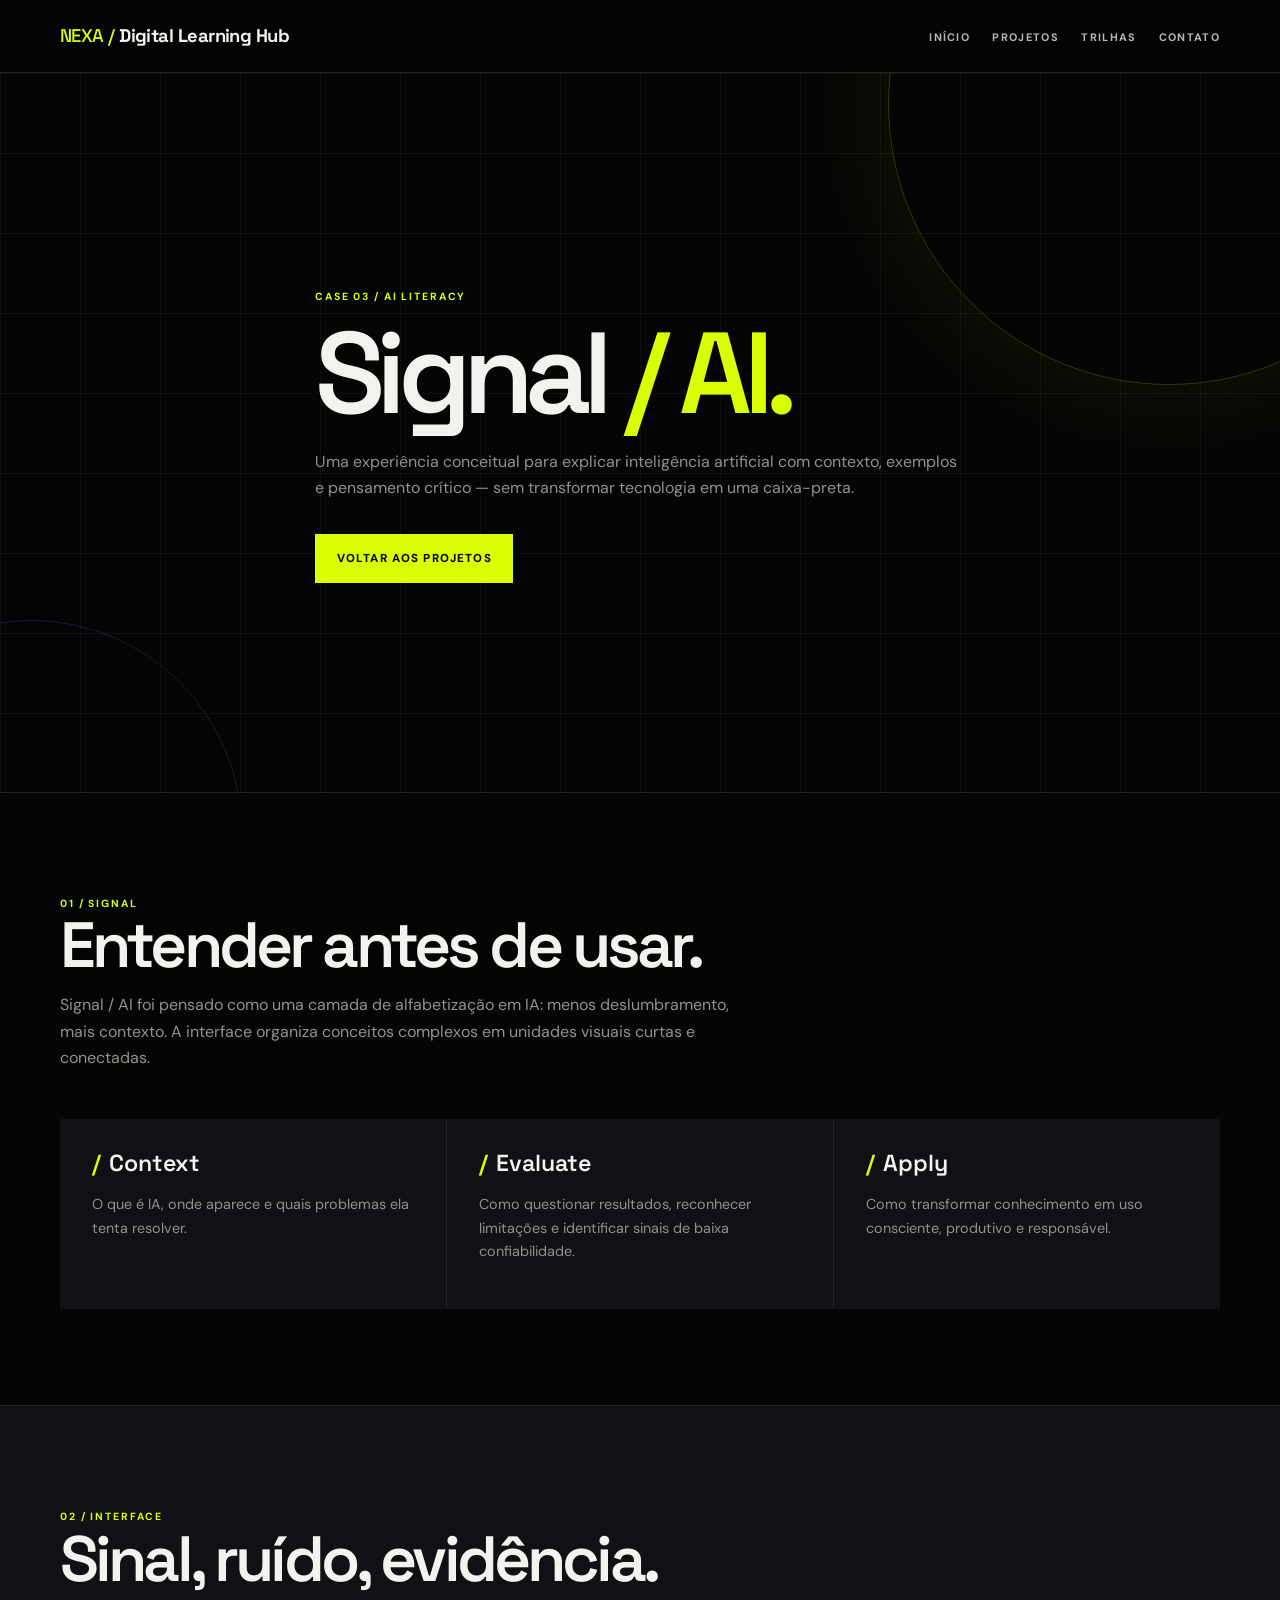
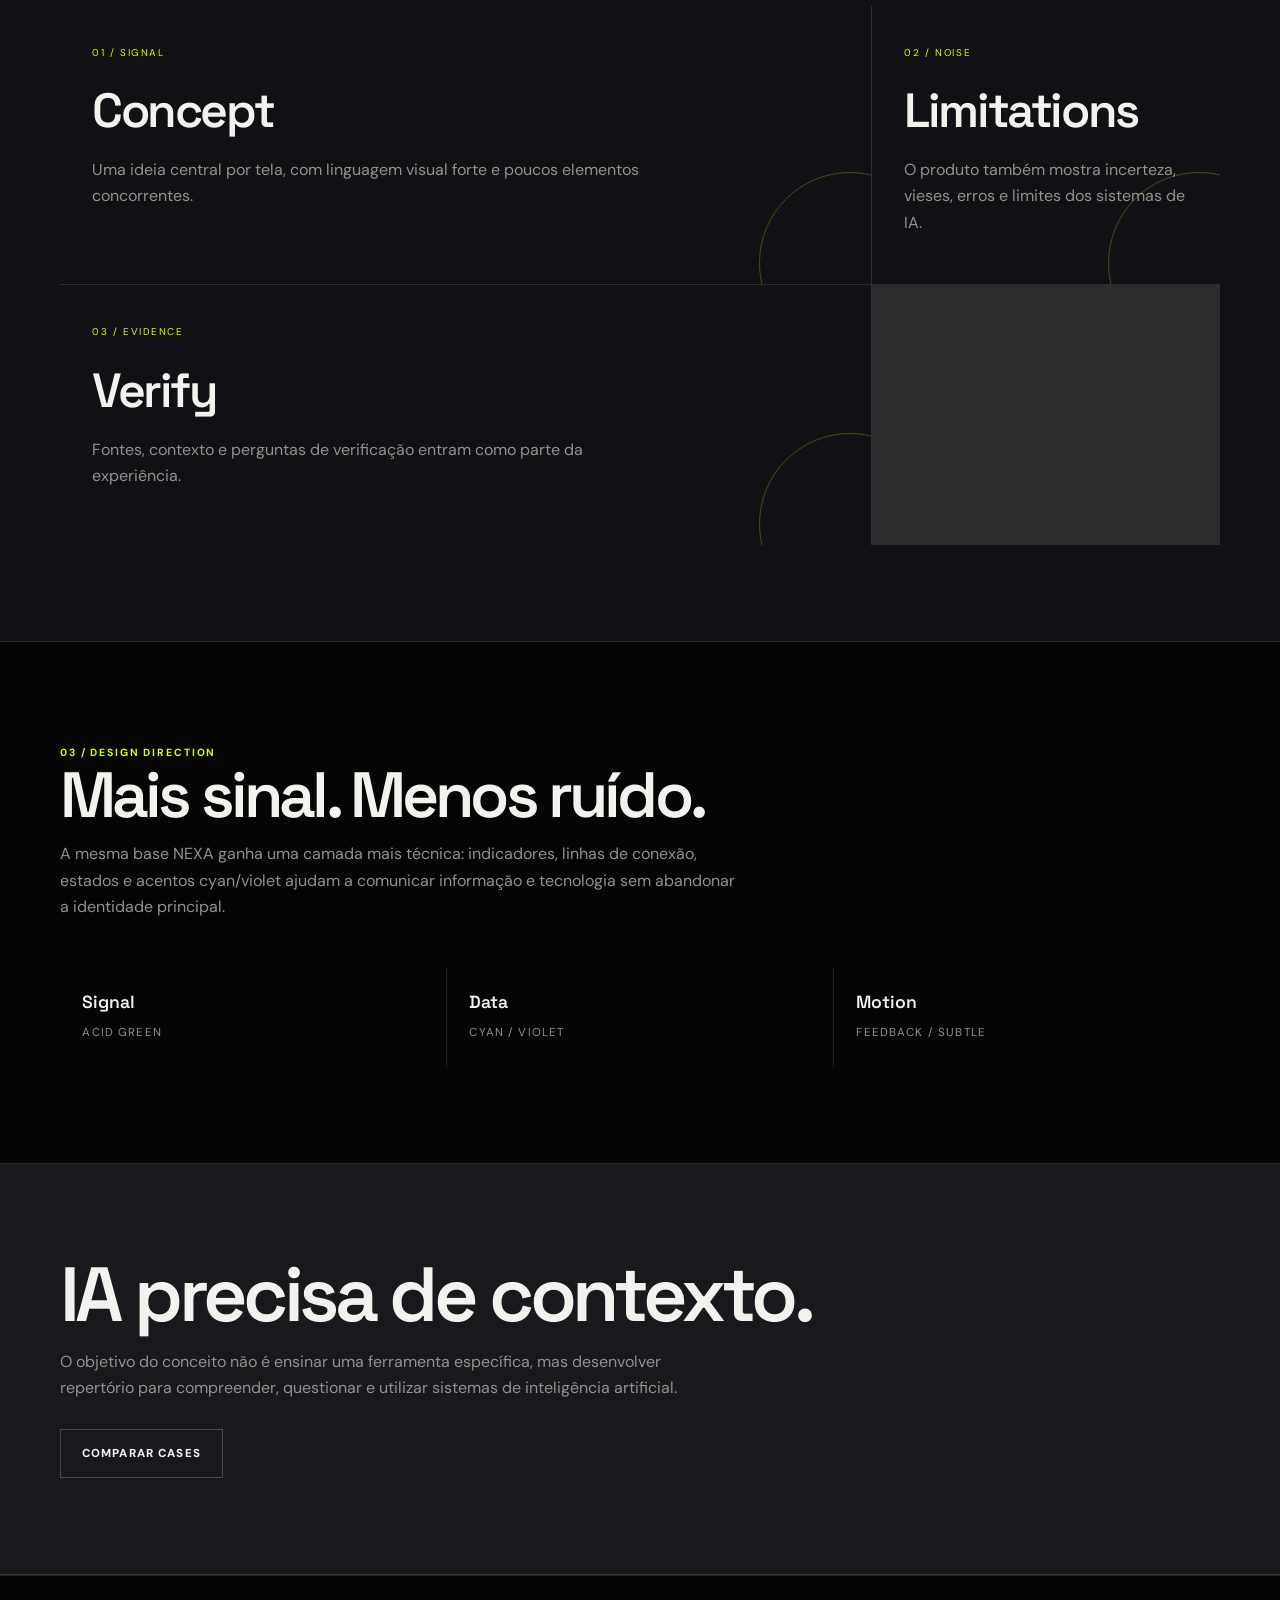
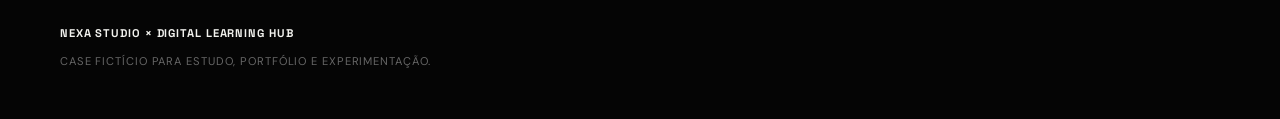
<file: signal-ai.html>
<!doctype html><html lang="pt-BR"><head><meta charset="UTF-8"><meta name="viewport" content="width=device-width,initial-scale=1"><meta name="description" content="Case demonstrativo Signal / AI — Digital Learning Hub × NEXA Studio."><meta name="theme-color" content="#050505"><title>Signal / AI — Digital Learning Hub</title><link rel="preconnect" href="https://fonts.googleapis.com"><link rel="preconnect" href="https://fonts.gstatic.com" crossorigin><link href="https://fonts.googleapis.com/css2?family=DM+Sans:wght@400;500;700&family=Space+Grotesk:wght@400;500;600;700&display=swap" rel="stylesheet"><link rel="icon" href="assets/nexa-mark.svg" type="image/svg+xml"><link rel="stylesheet" href="css/styles.css"></head><body><a class="skip-link" href="#conteudo">Pular para o conteúdo</a><header><div class="container header-content"><a class="brand" href="index.html">Digital Learning Hub</a><nav aria-label="Navegação principal"><ul><li><a href="index.html">Início</a></li><li><a href="work.html">Projetos</a></li><li><a href="about.html#trilhas">Trilhas</a></li><li><a href="contact.html">Contato</a></li></ul></nav></div></header><main id="conteudo"><section class="banner ai-hero"><div class="banner-content"><span class="eyebrow">CASE 03 / AI LITERACY</span><h1>Signal <span>/ AI.</span></h1><p>Uma experiência conceitual para explicar inteligência artificial com contexto, exemplos e pensamento crítico — sem transformar tecnologia em uma caixa-preta.</p><a class="btn" href="work.html">Voltar aos projetos</a></div></section><section><div class="container"><span class="eyebrow">01 / SIGNAL</span><h2 class="section-title">Entender antes de usar.</h2><p class="section-lead">Signal / AI foi pensado como uma camada de alfabetização em IA: menos deslumbramento, mais contexto. A interface organiza conceitos complexos em unidades visuais curtas e conectadas.</p><div class="valores"><article class="valor-item reveal"><h2>Context</h2><p>O que é IA, onde aparece e quais problemas ela tenta resolver.</p></article><article class="valor-item reveal"><h2>Evaluate</h2><p>Como questionar resultados, reconhecer limitações e identificar sinais de baixa confiabilidade.</p></article><article class="valor-item reveal"><h2>Apply</h2><p>Como transformar conhecimento em uso consciente, produtivo e responsável.</p></article></div></div></section><section class="system"><div class="container"><span class="eyebrow">02 / INTERFACE</span><h2 class="section-title">Sinal, ruído, evidência.</h2><div class="showcase-grid"><article class="showcase-card reveal"><small>01 / Signal</small><h3>Concept</h3><p>Uma ideia central por tela, com linguagem visual forte e poucos elementos concorrentes.</p></article><article class="showcase-card reveal"><small>02 / Noise</small><h3>Limitations</h3><p>O produto também mostra incerteza, vieses, erros e limites dos sistemas de IA.</p></article><article class="showcase-card reveal"><small>03 / Evidence</small><h3>Verify</h3><p>Fontes, contexto e perguntas de verificação entram como parte da experiência.</p></article></div></div></section><section><div class="container"><span class="eyebrow">03 / DESIGN DIRECTION</span><h2 class="section-title">Mais sinal. Menos ruído.</h2><p class="section-lead">A mesma base NEXA ganha uma camada mais técnica: indicadores, linhas de conexão, estados e acentos cyan/violet ajudam a comunicar informação e tecnologia sem abandonar a identidade principal.</p><div class="system-meta"><div><strong>Signal</strong><span>Acid green</span></div><div><strong>Data</strong><span>Cyan / violet</span></div><div><strong>Motion</strong><span>Feedback / subtle</span></div></div></div></section><section class="call-to-action"><div class="container"><h2>IA precisa de contexto.</h2><p>O objetivo do conceito não é ensinar uma ferramenta específica, mas desenvolver repertório para compreender, questionar e utilizar sistemas de inteligência artificial.</p><a class="btn btn-secondary" href="work.html">Comparar cases</a></div></section></main><footer><div class="container"><strong>NEXA Studio × Digital Learning Hub</strong><p>Case fictício para estudo, portfólio e experimentação.</p></div></footer><script src="js/main.js"></script></body></html>
</file>
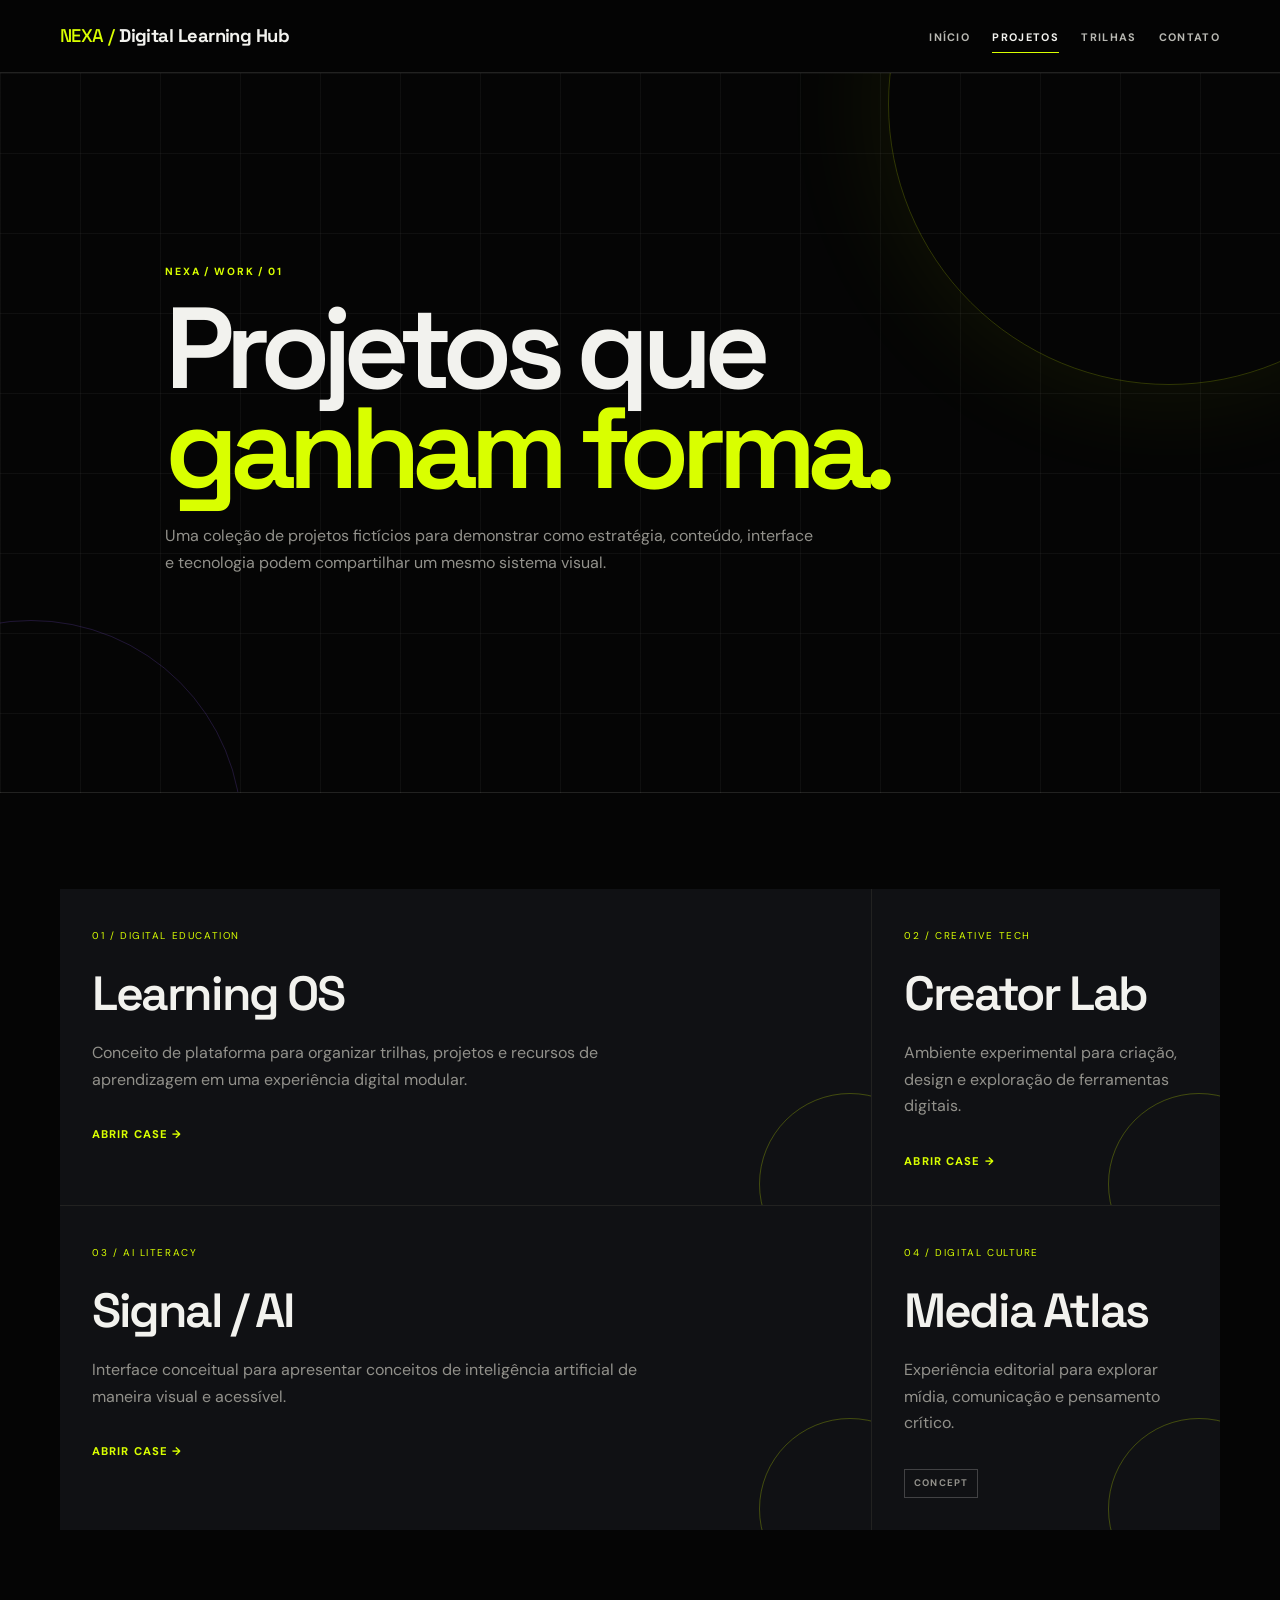
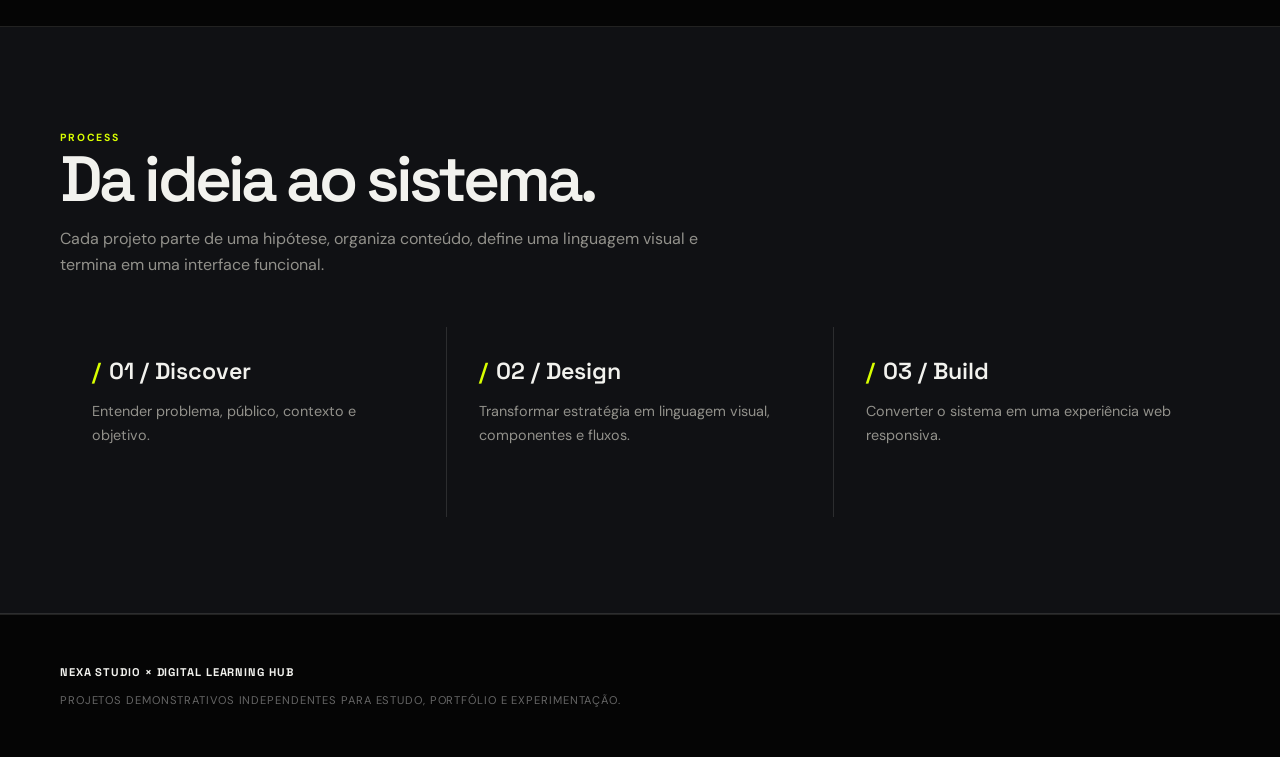
<file: work.html>
<!doctype html><html lang="pt-BR"><head><meta charset="UTF-8"><meta name="viewport" content="width=device-width,initial-scale=1"><meta name="description" content="Projetos demonstrativos do Digital Learning Hub, apresentados dentro do sistema visual NEXA Studio."><meta name="theme-color" content="#050505"><title>Projetos — Digital Learning Hub</title><link rel="preconnect" href="https://fonts.googleapis.com"><link rel="preconnect" href="https://fonts.gstatic.com" crossorigin><link href="https://fonts.googleapis.com/css2?family=DM+Sans:wght@400;500;700&family=Space+Grotesk:wght@400;500;600;700&display=swap" rel="stylesheet"><link rel="icon" href="assets/nexa-mark.svg" type="image/svg+xml"><link rel="stylesheet" href="css/styles.css"></head><body><a class="skip-link" href="#conteudo">Pular para o conteúdo</a><header><div class="container header-content"><a class="brand" href="index.html">Digital Learning Hub</a><nav aria-label="Navegação principal"><ul><li><a href="index.html">Início</a></li><li><a href="work.html" aria-current="page">Projetos</a></li><li><a href="about.html#trilhas">Trilhas</a></li><li><a href="contact.html">Contato</a></li></ul></nav></div></header><main id="conteudo"><section class="banner"><div class="banner-content"><span class="eyebrow">NEXA / WORK / 01</span><h1>Projetos que <span>ganham forma.</span></h1><p>Uma coleção de projetos fictícios para demonstrar como estratégia, conteúdo, interface e tecnologia podem compartilhar um mesmo sistema visual.</p></div></section><section><div class="container"><div class="showcase-grid"><article class="showcase-card reveal"><small>01 / Digital Education</small><h3>Learning OS</h3><p>Conceito de plataforma para organizar trilhas, projetos e recursos de aprendizagem em uma experiência digital modular.</p><a class="text-link" href="project.html">Abrir case →</a></article><article class="showcase-card reveal"><small>02 / Creative Tech</small><h3>Creator Lab</h3><p>Ambiente experimental para criação, design e exploração de ferramentas digitais.</p><a class="text-link" href="creator-lab.html">Abrir case →</a></article><article class="showcase-card reveal"><small>03 / AI Literacy</small><h3>Signal / AI</h3><p>Interface conceitual para apresentar conceitos de inteligência artificial de maneira visual e acessível.</p><a class="text-link" href="signal-ai.html">Abrir case →</a></article><article class="showcase-card reveal"><small>04 / Digital Culture</small><h3>Media Atlas</h3><p>Experiência editorial para explorar mídia, comunicação e pensamento crítico.</p><span class="case-status">Concept</span></article></div></div></section><section class="system"><div class="container"><span class="eyebrow">PROCESS</span><h2 class="section-title">Da ideia ao sistema.</h2><p class="section-lead">Cada projeto parte de uma hipótese, organiza conteúdo, define uma linguagem visual e termina em uma interface funcional.</p><div class="valores"><article class="valor-item reveal"><h2>01 / Discover</h2><p>Entender problema, público, contexto e objetivo.</p></article><article class="valor-item reveal"><h2>02 / Design</h2><p>Transformar estratégia em linguagem visual, componentes e fluxos.</p></article><article class="valor-item reveal"><h2>03 / Build</h2><p>Converter o sistema em uma experiência web responsiva.</p></article></div></div></section></main><footer><div class="container"><strong>NEXA Studio × Digital Learning Hub</strong><p>Projetos demonstrativos independentes para estudo, portfólio e experimentação.</p></div></footer><script src="js/main.js"></script></body></html>
</file>
<file: css/styles.css>
:root{--black:#050505;--graph:#101114;--panel:#17191d;--white:#f2f2ee;--muted:#92918b;--acid:#d9ff00;--violet:#8b5cf6;--cyan:#22d3ee;--line:rgba(242,242,238,.12);--line-strong:rgba(242,242,238,.22);--max:1160px}*{box-sizing:border-box}html{scroll-behavior:smooth}body{margin:0;background:var(--black);color:var(--white);font-family:"DM Sans",Arial,sans-serif;line-height:1.65;overflow-x:hidden}::selection{background:var(--acid);color:var(--black)}:focus-visible{outline:2px solid var(--acid);outline-offset:4px}.container{width:min(var(--max),92%);margin:auto}header{position:sticky;top:0;z-index:20;background:rgba(5,5,5,.86);backdrop-filter:blur(16px);border-bottom:1px solid var(--line)}.header-content{display:flex;justify-content:space-between;align-items:center;min-height:72px}.brand{font:700 1.15rem/1 "Space Grotesk",sans-serif;letter-spacing:-.03em;color:var(--white);text-decoration:none}.brand::before{content:"NEXA / ";color:var(--acid);font-weight:500}nav ul{display:flex;gap:1.4rem;list-style:none;margin:0;padding:0}nav a{color:#b8b8b2;text-decoration:none;font-size:.68rem;font-weight:700;letter-spacing:.12em;text-transform:uppercase;padding:.5rem 0;border-bottom:1px solid transparent;transition:color .2s,border-color .2s}nav a:hover,nav a:focus,nav a[aria-current=page]{color:var(--white);border-color:var(--acid)}.banner{min-height:720px;display:grid;place-items:center;padding:7rem 1rem;color:var(--white);position:relative;overflow:hidden;background-color:var(--black);background-image:linear-gradient(rgba(242,242,238,.045) 1px,transparent 1px),linear-gradient(90deg,rgba(242,242,238,.045) 1px,transparent 1px);background-size:80px 80px}.banner::before{content:"";position:absolute;width:560px;height:560px;border:1px solid rgba(217,255,0,.2);border-radius:50%;top:-250px;right:-170px;box-shadow:0 0 120px rgba(217,255,0,.08)}.banner::after{content:"";position:absolute;width:420px;height:420px;border:1px solid rgba(139,92,246,.2);border-radius:50%;bottom:-250px;left:-180px}.banner-content{max-width:980px;position:relative;z-index:1}.eyebrow{display:inline-block;color:var(--acid);font-size:.65rem;font-weight:700;letter-spacing:.18em;text-transform:uppercase}.banner h1{font:600 clamp(4rem,9vw,8.5rem)/.86 "Space Grotesk",sans-serif;letter-spacing:-.075em;margin:1rem 0 1.6rem;max-width:950px}.banner h1 span{color:var(--acid)}.banner p{font-size:1rem;max-width:650px;margin:0 0 2rem;color:var(--muted)}.btn{display:inline-block;background:var(--acid);color:var(--black);padding:.9rem 1.3rem;border:1px solid var(--acid);border-radius:0;text-decoration:none;cursor:pointer;font-weight:800;font-size:.72rem;letter-spacing:.1em;text-transform:uppercase;transition:transform .2s,background .2s,color .2s,border-color .2s}.btn:hover,.btn:focus{transform:translateY(-2px);background:var(--white);border-color:var(--white)}.btn:active{transform:translateY(0)}.btn-secondary{background:transparent;color:var(--white);border-color:var(--line-strong)}.btn-secondary:hover,.btn-secondary:focus{background:var(--white);color:var(--black);border-color:var(--white)}.text-link{display:inline-block;margin-top:1rem;color:var(--acid);font-size:.7rem;font-weight:800;letter-spacing:.1em;text-transform:uppercase;text-decoration:none;border-bottom:1px solid transparent;transition:border-color .2s,transform .2s}.text-link:hover,.text-link:focus{border-color:var(--acid);transform:translateX(3px)}.case-status{display:inline-block;margin-top:1rem;padding:.35rem .55rem;border:1px solid var(--line-strong);color:var(--muted);font-size:.6rem;font-weight:700;letter-spacing:.12em;text-transform:uppercase}.reveal{opacity:0;transform:translateY(18px);transition:opacity .65s ease,transform .65s ease}.reveal.is-visible{opacity:1;transform:none}section{padding:6rem 0;border-bottom:1px solid var(--line)}.section-title{font:600 clamp(2.4rem,5vw,4.5rem)/.95 "Space Grotesk",sans-serif;letter-spacing:-.06em;margin:0 0 1rem}.section-lead{max-width:680px;margin:0 0 3rem;color:var(--muted)}.valores,.oficinas-grid,.oficinas-lista{display:grid;grid-template-columns:repeat(3,1fr);gap:1px;background:var(--line)}.valor-item,.oficina,.oficina-detalhe{background:var(--graph);padding:2rem;min-height:190px;transition:background .2s,transform .2s}.valor-item:hover,.oficina:hover,.oficina-detalhe:hover{background:#15171a;transform:translateY(-3px)}.valor-item h2,.oficina h3,.oficina-detalhe h3{font:600 1.45rem/1.1 "Space Grotesk",sans-serif;color:var(--white);margin:0 0 1rem}.valor-item h2::before,.oficina h3::before,.oficina-detalhe h3::before{content:"/";color:var(--acid);margin-right:.5rem}.valor-item p,.oficina p,.oficina-detalhe p{color:var(--muted);margin:0;font-size:.9rem}.system{background:var(--graph)}.system-board{border:1px solid var(--line);background:var(--panel);overflow:hidden}.system-board img{display:block;width:100%;height:auto}.system-meta{display:grid;grid-template-columns:repeat(3,1fr);gap:1px;background:var(--line);margin-top:1px}.system-meta div{background:var(--black);padding:1.4rem}.system-meta strong{display:block;font:600 1.1rem "Space Grotesk";margin-bottom:.35rem}.system-meta span{font-size:.72rem;color:var(--muted);text-transform:uppercase;letter-spacing:.1em}.showcase{background:var(--black)}.showcase-grid{display:grid;grid-template-columns:1.4fr .6fr;gap:1px;background:var(--line)}.showcase-card{background:var(--graph);padding:2rem;min-height:260px;position:relative;overflow:hidden}.showcase-card::after{content:"";position:absolute;width:180px;height:180px;border:1px solid rgba(217,255,0,.25);border-radius:50%;right:-70px;bottom:-70px;pointer-events:none}.showcase-card small{color:var(--acid);font-size:.62rem;letter-spacing:.16em;text-transform:uppercase}.showcase-card h3{font:600 clamp(1.8rem,4vw,3rem) "Space Grotesk";letter-spacing:-.05em;margin:1rem 0}.showcase-card p{color:var(--muted);max-width:560px}.call-to-action{text-align:left;background:var(--panel);color:var(--white)}.call-to-action h2{font:600 clamp(2.8rem,6vw,5.5rem)/.9 "Space Grotesk",sans-serif;letter-spacing:-.06em;margin:0 0 1.2rem;max-width:850px}.call-to-action p{color:var(--muted);max-width:650px;margin:0 0 1.7rem}.contato{min-height:70vh}.contato form{max-width:720px}form{display:grid;gap:1.2rem;background:var(--graph);padding:2rem;border:1px solid var(--line)}.form-group{display:grid;gap:.5rem}label{font-size:.68rem;font-weight:700;letter-spacing:.1em;text-transform:uppercase;color:#b8b8b2}input,textarea{padding:.9rem 0;background:transparent;color:var(--white);border:0;border-bottom:1px solid var(--line-strong);border-radius:0;font:inherit;width:100%}input:focus,textarea:focus{outline:none;border-color:var(--acid);box-shadow:0 1px 0 var(--acid)}input:invalid:not(:placeholder-shown),textarea:invalid:not(:placeholder-shown){border-color:rgba(255,100,100,.7)}footer{background:var(--black);color:#777;padding:3rem 0;border-top:1px solid var(--line);font-size:.7rem;letter-spacing:.08em;text-transform:uppercase}footer strong{color:var(--white);font-family:"Space Grotesk",sans-serif}footer p{margin:.6rem 0 0;color:#666;max-width:720px}.skip-link{position:absolute;left:-9999px}.skip-link:focus{left:1rem;top:1rem;background:var(--acid);color:var(--black);padding:.7rem 1rem;z-index:100}@media(max-width:800px){.header-content{flex-direction:column;align-items:stretch;gap:.8rem;padding:1rem 0}.brand{font-size:1rem;text-align:center}.banner{min-height:590px;padding:5rem 0}.banner-content{width:min(100%,92%)}.banner h1{font-size:clamp(3.2rem,15vw,5.5rem);max-width:100%;word-break:normal}.banner p{font-size:.95rem}.btn{width:100%;text-align:center;min-height:48px;display:flex;align-items:center;justify-content:center}.valores,.oficinas-grid,.oficinas-lista,.system-meta,.showcase-grid{grid-template-columns:1fr}section{padding:4rem 0}.section-title{font-size:clamp(2.35rem,11vw,4rem)}.section-lead{margin-bottom:2rem}.valor-item,.oficina,.oficina-detalhe,.showcase-card{padding:1.5rem;min-height:auto}.showcase-card h3{font-size:2.2rem}nav ul{gap:.4rem .85rem;flex-wrap:wrap;justify-content:center}nav a{font-size:.62rem;padding:.45rem 0}.system-board{margin-inline:0}.system-meta div{padding:1.2rem}.contato form,form{padding:1.35rem}.call-to-action h2{font-size:clamp(2.7rem,12vw,4.5rem)}}@media(max-width:420px){.header-content{padding:.8rem 0}.brand{font-size:.9rem}.banner{min-height:540px;padding:4rem 0}.banner h1{font-size:clamp(2.9rem,14vw,4rem)}.eyebrow{font-size:.58rem;letter-spacing:.14em}nav ul{gap:.25rem .7rem}.section-title{font-size:2.45rem}.banner::before{width:300px;height:300px;right:-170px;top:-180px}.banner::after{width:260px;height:260px;left:-160px;bottom:-180px}.btn{font-size:.68rem}footer{padding:2.2rem 0}}@media(prefers-reduced-motion:reduce){html{scroll-behavior:auto}.btn,.text-link,.valor-item,.oficina,.oficina-detalhe,.reveal{transition:none}.reveal{opacity:1;transform:none}}@media(forced-colors:active){.btn,nav a,.text-link{border:1px solid currentColor}.banner::before,.banner::after,.showcase-card::after{display:none}}
</file>
